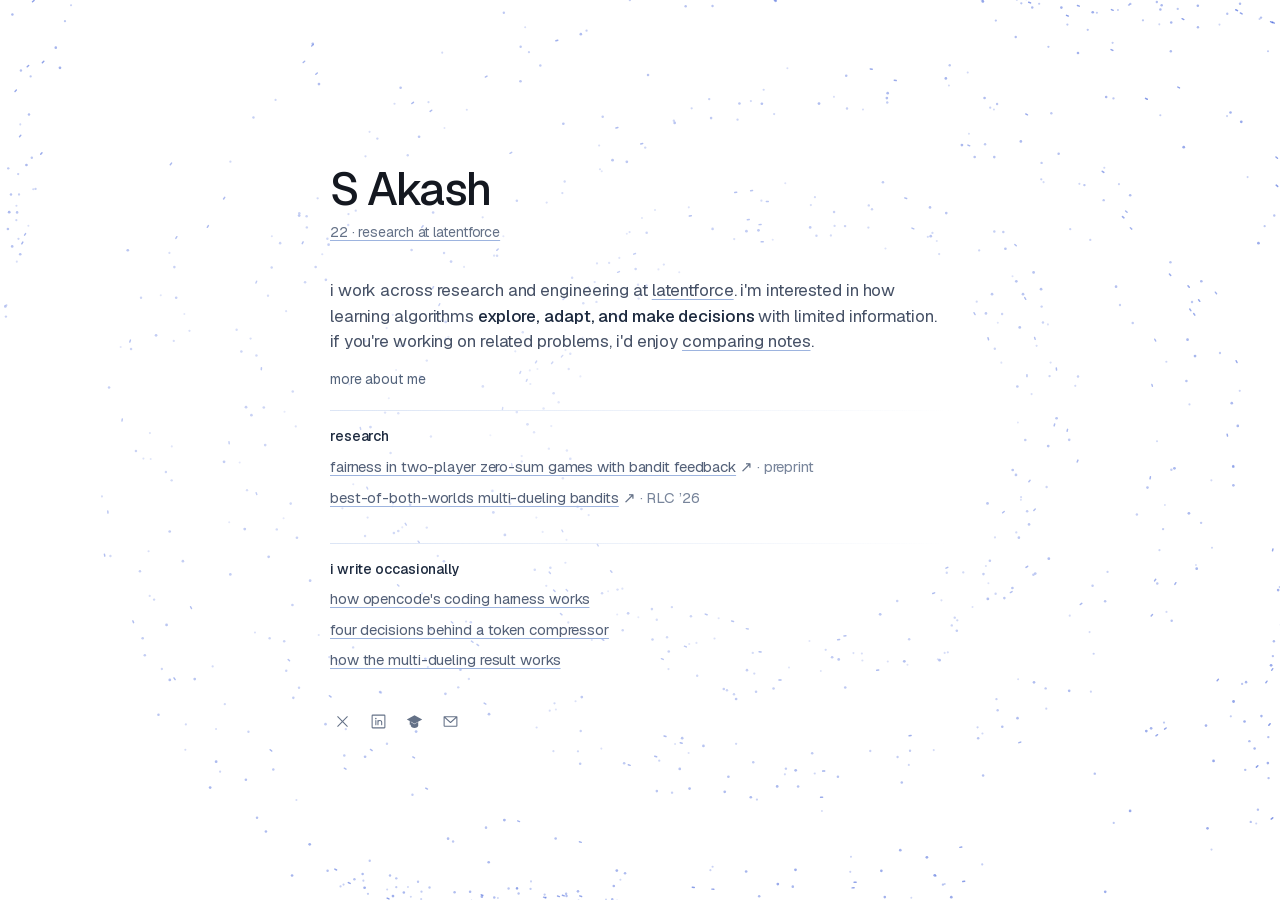
<file: index.html>
<!DOCTYPE html>
<html lang="en" class="orbital-light">
<head>
    <meta charset="UTF-8">
    <meta name="viewport" content="width=device-width, initial-scale=1">
    <title>S Akash</title>
    <meta name="author" content="S Akash">
    <meta name="description" content="S Akash works across research and engineering at LatentForce, with interests in learning algorithms, bandits, and sequential decision-making.">
    <meta name="theme-color" content="#ffffff">
    <link rel="canonical" href="https://akash1764591.github.io/">

    <meta property="og:title" content="S Akash">
    <meta property="og:description" content="Research and engineering at LatentForce, with interests in learning algorithms, bandits, and sequential decision-making.">
    <meta property="og:image" content="https://akash1764591.github.io/images/akash_profile.jpg">
    <meta property="og:image:width" content="640">
    <meta property="og:image:height" content="640">
    <meta property="og:image:alt" content="S Akash in Switzerland">
    <meta property="og:url" content="https://akash1764591.github.io/">
    <meta property="og:type" content="profile">
    <meta property="og:site_name" content="S Akash">
    <meta name="twitter:card" content="summary">
    <meta name="twitter:title" content="S Akash">
    <meta name="twitter:description" content="Research and engineering at LatentForce, with interests in learning algorithms, bandits, and sequential decision-making.">
    <meta name="twitter:image" content="https://akash1764591.github.io/images/akash_profile.jpg">
    <meta name="twitter:image:alt" content="S Akash in Switzerland">

    <link rel="icon" type="image/svg+xml" href="images/favicon.svg?v=6">
    <link rel="preload" href="fonts/geist-latin.woff2" as="font" type="font/woff2" crossorigin>
    <link rel="stylesheet" href="styles.css">
    <script>document.documentElement.classList.add('motion-ready');</script>

    <script type="application/ld+json">
    {
        "@context": "https://schema.org",
        "@type": "Person",
        "name": "S Akash",
        "url": "https://akash1764591.github.io/",
        "image": "https://akash1764591.github.io/images/akash_profile.jpg",
        "worksFor": { "@type": "Organization", "name": "LatentForce", "url": "https://www.latentforce.ai/" },
        "alumniOf": { "@type": "CollegeOrUniversity", "name": "Indian Institute of Technology Patna", "url": "https://www.iitp.ac.in/" },
        "sameAs": [
            "https://x.com/akashargmax",
            "https://scholar.google.com/citations?user=j8UvD20AAAAJ",
            "https://github.com/akash1764591",
            "https://www.linkedin.com/in/akash-s-473781263/"
        ]
    }
    </script>
</head>

<body>
    <a class="skip-link" href="#main-content">skip to main content</a>

    <main class="home-page" id="main-content">
        <canvas class="orbital-field" aria-hidden="true"></canvas>
        <div class="home-grid">
            <section aria-labelledby="home-title">
                <h1 class="home-title" id="home-title">S Akash</h1>
                <p class="role"><a class="role-link" href="https://www.latentforce.ai/" target="_blank" rel="noopener noreferrer">22 · research at latentforce</a></p>

                <p class="lead">i work across research and engineering at <a href="https://www.latentforce.ai/" target="_blank" rel="noopener noreferrer">latentforce</a>. i'm interested in how learning algorithms <strong>explore, adapt, and make decisions</strong> with limited information. if you're working on related problems, i'd enjoy <a href="mailto:akash20041764591@gmail.com">comparing notes</a>.</p>

                <details class="read-more">
                    <summary><span class="more-label">more about me</span><span class="less-label">show less</span></summary>
                    <div class="read-more-copy">
                        <p>i studied electrical engineering at IIT Patna. i am interested in systems that have to act <strong>without seeing the full picture</strong>.</p>
                        <p>sometimes the missing information is a <strong>reward</strong>, sometimes it is another player&rsquo;s <strong>preference</strong>, and sometimes it is the small piece of a <strong>codebase</strong> needed to solve a task. during college, this led me to work on reinforcement learning.</p>
                        <p>my bachelor&rsquo;s thesis focused on learning algorithms for multi-dueling bandits, built around <strong><a href="blog/bobw-multi-dueling-bandits/">a simple reduction from multi-way winner feedback to ordinary duels</a></strong>. the problems i work on now look different, but the underlying question remains much the same: how can an agent find the right evidence and make a reliable decision from limited feedback?</p>
                    </div>
                </details>

                <div class="rule"></div>
                <h2 class="section-label">research</h2>
                <p class="research-item"><a href="https://arxiv.org/abs/2606.01159" target="_blank" rel="noopener noreferrer"><span class="research-title">fairness in two-player zero-sum games with bandit feedback</span> <span class="arrow">↗</span></a> <span class="paper-venue">· preprint</span></p>
                <p class="research-item"><a href="https://arxiv.org/abs/2603.18972" target="_blank" rel="noopener noreferrer"><span class="research-title">best-of-both-worlds multi-dueling bandits</span> <span class="arrow">↗</span></a> <span class="paper-venue">· RLC &rsquo;26</span></p>
            </section>

            <aside class="home-side">
                <section aria-labelledby="writing-label">
                    <h2 class="section-label" id="writing-label">i write occasionally</h2>
                    <p><a href="blog/how-opencode-v2-works/">how opencode's coding harness works</a></p>
                    <p><a href="blog/four-rules-token-compression/">four decisions behind a token compressor</a></p>
                    <p><a href="blog/bobw-multi-dueling-bandits/">how the multi-dueling result works</a></p>
                </section>
            </aside>

            <nav class="social-links" aria-label="Profile links">
                <a href="https://x.com/akashargmax" target="_blank" rel="noopener noreferrer" aria-label="S Akash on X">
                    <svg viewBox="0 0 256 256" aria-hidden="true"><path d="M205.66 194.34a8 8 0 0 1-11.32 11.32L128 139.31l-66.34 66.35a8 8 0 0 1-11.32-11.32L116.69 128 50.34 61.66a8 8 0 0 1 11.32-11.32L128 116.69l66.34-66.35a8 8 0 0 1 11.32 11.32L139.31 128Z"/></svg>
                </a>
                <a href="https://www.linkedin.com/in/akash-s-473781263/" target="_blank" rel="noopener noreferrer" aria-label="S Akash on LinkedIn">
                    <svg viewBox="0 0 256 256" aria-hidden="true"><path d="M216 24H40a16 16 0 0 0-16 16v176a16 16 0 0 0 16 16h176a16 16 0 0 0 16-16V40a16 16 0 0 0-16-16Zm0 192H40V40h176ZM96 112v64a8 8 0 0 1-16 0v-64a8 8 0 0 1 16 0Zm88 28v36a8 8 0 0 1-16 0v-36a20 20 0 0 0-40 0v36a8 8 0 0 1-16 0v-64a8 8 0 0 1 15.79-1.78A36 36 0 0 1 184 140ZM100 84a12 12 0 1 1-12-12 12 12 0 0 1 12 12Z"/></svg>
                </a>
                <a href="https://scholar.google.com/citations?user=j8UvD20AAAAJ" target="_blank" rel="noopener noreferrer" aria-label="S Akash on Google Scholar">
                    <svg viewBox="0 0 256 256" aria-hidden="true"><path d="M244 96 128 32 12 96l44 24v56h16v-47l56 31 116-64ZM72 137v55c0 18 25 32 56 32s56-14 56-32v-55l-56 31Z"/></svg>
                </a>
                <a href="mailto:akash20041764591@gmail.com" aria-label="Email S Akash">
                    <svg viewBox="0 0 256 256" aria-hidden="true"><path d="M224 48H32a8 8 0 0 0-8 8v136a16 16 0 0 0 16 16h176a16 16 0 0 0 16-16V56a8 8 0 0 0-8-8Zm-20.57 16L128 133.15 52.57 64ZM216 192H40V74.19l82.59 75.71a8 8 0 0 0 10.82 0L216 74.19Z"/></svg>
                </a>
            </nav>
        </div>
    </main>

    <script src="interactions.js" defer></script>
    <script src="orbital-background.js" defer></script>
</body>
</html>
</file>
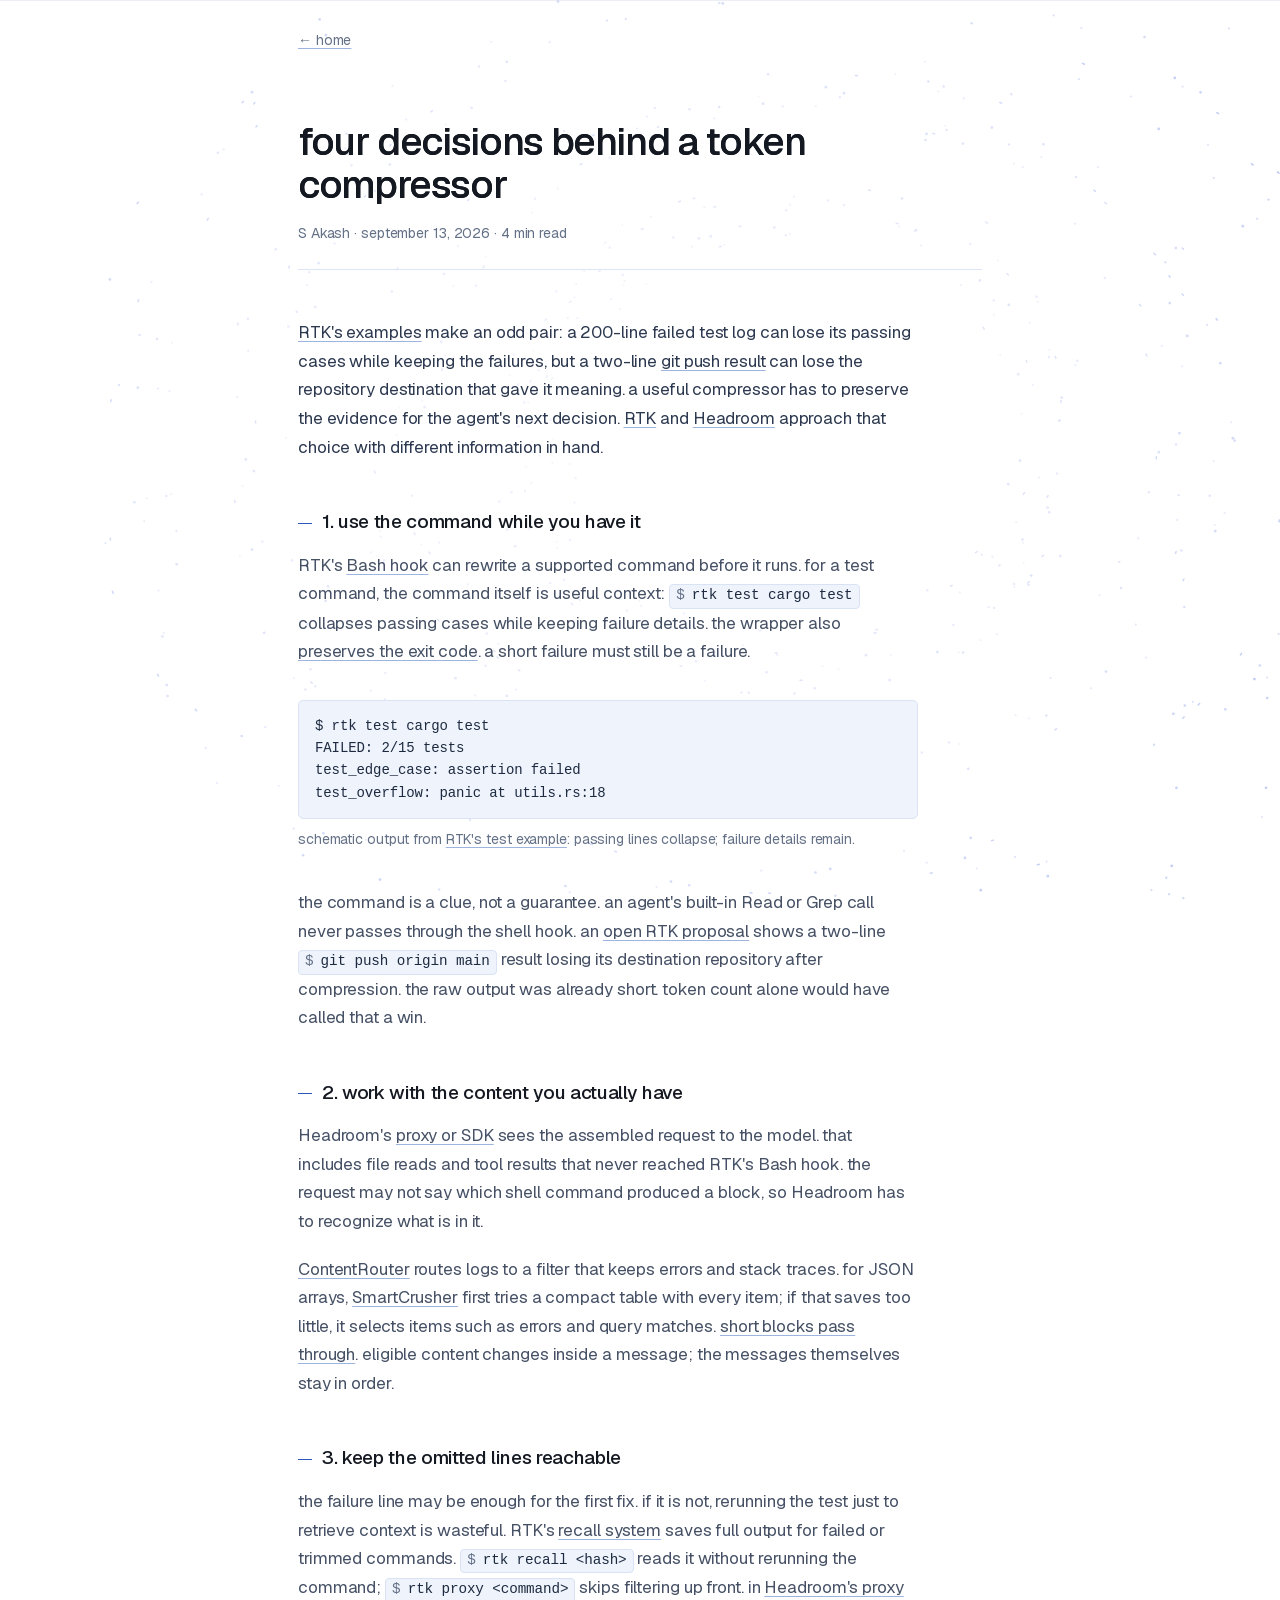
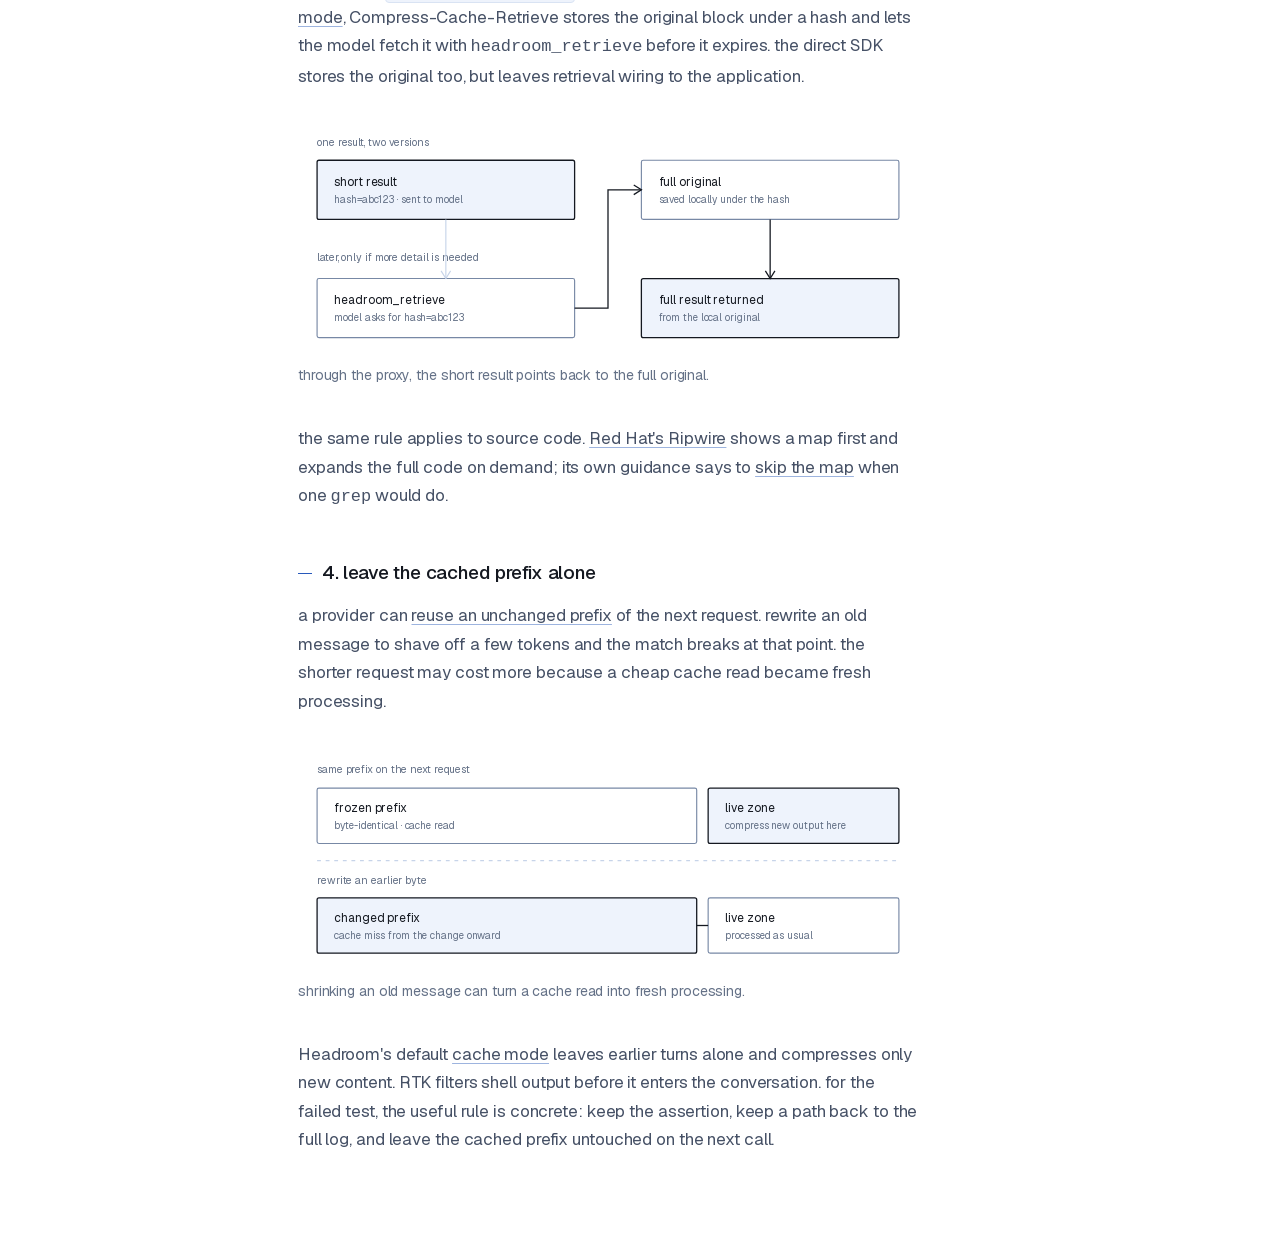
<file: blog/four-rules-token-compression/index.html>
<!DOCTYPE html>
<html lang="en" class="orbital-light article-page">
<head>
    <meta charset="UTF-8">
    <meta name="viewport" content="width=device-width, initial-scale=1">
    <title>Four Decisions Behind a Token Compressor · S Akash</title>
    <meta name="author" content="S Akash">
    <meta name="description" content="How RTK and Headroom shrink coding-agent inputs, preserve diagnostics, recover omitted detail, and account for prompt caching.">
    <meta name="theme-color" content="#ffffff">
    <link rel="canonical" href="https://akash1764591.github.io/blog/four-rules-token-compression/">

    <meta property="og:title" content="Four Decisions Behind a Token Compressor">
    <meta property="og:description" content="How RTK and Headroom shrink coding-agent inputs, preserve diagnostics, recover omitted detail, and account for prompt caching.">
    <meta property="og:type" content="article">
    <meta property="og:url" content="https://akash1764591.github.io/blog/four-rules-token-compression/">
    <meta property="article:published_time" content="2026-09-13">
    <meta name="twitter:card" content="summary">
    <meta name="twitter:title" content="Four Decisions Behind a Token Compressor">
    <meta name="twitter:description" content="How RTK and Headroom shrink coding-agent inputs, preserve diagnostics, recover omitted detail, and account for prompt caching.">

    <link rel="icon" type="image/svg+xml" href="../../images/favicon.svg?v=6">
    <link rel="preload" href="../../fonts/geist-latin.woff2" as="font" type="font/woff2" crossorigin>
    <link rel="stylesheet" href="../../styles.css">
    <script>document.documentElement.classList.add('motion-ready');</script>
</head>

<body>
    <a class="skip-link" href="#article">skip to article</a>
    <canvas class="orbital-field" aria-hidden="true"></canvas>

    <nav class="article-nav" aria-label="blog navigation">
        <a href="../../">← home</a>
    </nav>

    <main class="article-main" id="article">
        <header class="article-head">
            <h1 class="article-title">four decisions behind a token compressor</h1>
            <div class="article-meta">S Akash · september 13, 2026 · 4 min read</div>
        </header>

        <article class="article-body">
            <p class="intro"><a href="https://github.com/rtk-ai/rtk#examples" target="_blank" rel="noopener noreferrer">RTK's examples</a> make an odd pair: a 200-line failed test log can lose its passing cases while keeping the failures, but a two-line <a href="https://github.com/rtk-ai/rtk/issues/2673" target="_blank" rel="noopener noreferrer">git push result</a> can lose the repository destination that gave it meaning. a useful compressor has to preserve the evidence for the agent's next decision. <a href="https://github.com/rtk-ai/rtk" target="_blank" rel="noopener noreferrer">RTK</a> and <a href="https://github.com/headroomlabs-ai/headroom" target="_blank" rel="noopener noreferrer">Headroom</a> approach that choice with different information in hand.</p>

            <h2>1. use the command while you have it</h2>

            <p>RTK's <a href="https://github.com/rtk-ai/rtk#quick-start" target="_blank" rel="noopener noreferrer">Bash hook</a> can rewrite a supported command before it runs. for a test command, the command itself is useful context: <code class="terminal-command">rtk test cargo test</code> collapses passing cases while keeping failure details. the wrapper also <a href="https://github.com/rtk-ai/rtk/blob/develop/docs/contributing/ARCHITECTURE.md#design-principles" target="_blank" rel="noopener noreferrer">preserves the exit code</a>. a short failure must still be a failure.</p>

            <figure class="output-example">
                <pre class="terminal-output"><code>$ rtk test cargo test
FAILED: 2/15 tests
test_edge_case: assertion failed
test_overflow: panic at utils.rs:18</code></pre>
                <figcaption>schematic output from <a href="https://github.com/rtk-ai/rtk#examples" target="_blank" rel="noopener noreferrer">RTK's test example</a>: passing lines collapse; failure details remain.</figcaption>
            </figure>

            <p>the command is a clue, not a guarantee. an agent's built-in Read or Grep call never passes through the shell hook. an <a href="https://github.com/rtk-ai/rtk/issues/2673" target="_blank" rel="noopener noreferrer">open RTK proposal</a> shows a two-line <code class="terminal-command">git push origin main</code> result losing its destination repository after compression. the raw output was already short. token count alone would have called that a win.</p>

            <h2>2. work with the content you actually have</h2>

            <p>Headroom's <a href="https://docs.headroomlabs.ai/docs/architecture" target="_blank" rel="noopener noreferrer">proxy or SDK</a> sees the assembled request to the model. that includes file reads and tool results that never reached RTK's Bash hook. the request may not say which shell command produced a block, so Headroom has to recognize what is in it.</p>

            <p><a href="https://docs.headroomlabs.ai/docs/architecture#contentrouter" target="_blank" rel="noopener noreferrer">ContentRouter</a> routes logs to a filter that keeps errors and stack traces. for JSON arrays, <a href="https://docs.headroomlabs.ai/docs/smart-crusher" target="_blank" rel="noopener noreferrer">SmartCrusher</a> first tries a compact table with every item; if that saves too little, it selects items such as errors and query matches. <a href="https://docs.headroomlabs.ai/docs/architecture#what-headroom-does-not-rewrite" target="_blank" rel="noopener noreferrer">short blocks pass through</a>. eligible content changes inside a message; the messages themselves stay in order.</p>

            <h2>3. keep the omitted lines reachable</h2>

            <p>the failure line may be enough for the first fix. if it is not, rerunning the test just to retrieve context is wasteful. RTK's <a href="https://github.com/rtk-ai/rtk/blob/develop/docs/contributing/TECHNICAL.md#37-output-recovery-recall-store" target="_blank" rel="noopener noreferrer">recall system</a> saves full output for failed or trimmed commands. <code class="terminal-command">rtk recall &lt;hash&gt;</code> reads it without rerunning the command; <code class="terminal-command">rtk proxy &lt;command&gt;</code> skips filtering up front. in <a href="https://github.com/headroomlabs-ai/headroom/blob/main/docs/content/docs/ccr.mdx#retrieving-originals" target="_blank" rel="noopener noreferrer">Headroom's proxy mode</a>, Compress-Cache-Retrieve stores the original block under a hash and lets the model fetch it with <code>headroom_retrieve</code> before it expires. the direct SDK stores the original too, but leaves retrieval wiring to the application.</p>

            <figure>
                <svg class="diagram" viewBox="0 0 650 242" role="img" aria-labelledby="ccr-title ccr-desc">
                    <title id="ccr-title">Headroom proxy's compress, cache, retrieve path</title>
                    <desc id="ccr-desc">In proxy mode, one tool result becomes a short version with a hash marker for the model and a full original saved locally. If the model needs more detail, it calls headroom_retrieve with that hash, and the full result returns from the local store.</desc>
                    <text class="muted" x="20" y="23" font-size="11">one result, two versions</text>
                    <rect class="accent-node" x="20" y="38" width="270" height="62" rx="2"></rect>
                    <text class="ink" x="38" y="65" font-size="12.5">short result</text>
                    <text class="muted" x="38" y="83" font-size="10.5">hash=abc123 · sent to model</text>
                    <rect class="node" x="360" y="38" width="270" height="62" rx="2"></rect>
                    <text class="ink" x="378" y="65" font-size="12.5">full original</text>
                    <text class="muted" x="378" y="83" font-size="10.5">saved locally under the hash</text>
                    <text class="muted" x="20" y="144" font-size="11">later, only if more detail is needed</text>
                    <rect class="node" x="20" y="162" width="270" height="62" rx="2"></rect>
                    <text class="ink" x="38" y="189" font-size="12.5">headroom_retrieve</text>
                    <text class="muted" x="38" y="207" font-size="10.5">model asks for hash=abc123</text>
                    <rect class="accent-node" x="360" y="162" width="270" height="62" rx="2"></rect>
                    <text class="ink" x="378" y="189" font-size="12.5">full result returned</text>
                    <text class="muted" x="378" y="207" font-size="10.5">from the local original</text>
                    <path class="faint-line" d="M155 100 V162"></path>
                    <path class="faint-line" d="M150 154 L155 162 L160 154"></path>
                    <path class="accent-line" d="M290 193 H325 V69 H360"></path>
                    <path class="accent-line" d="M352 64 L360 69 L352 74"></path>
                    <path class="accent-line" d="M495 100 V162"></path>
                    <path class="accent-line" d="M490 154 L495 162 L500 154"></path>
                </svg>
                <figcaption>through the proxy, the short result points back to the full original.</figcaption>
            </figure>

            <p>the same rule applies to source code. <a href="https://github.com/redhat-et/ripwire" target="_blank" rel="noopener noreferrer">Red Hat's Ripwire</a> shows a map first and expands the full code on demand; its own guidance says to <a href="https://github.com/redhat-et/ripwire#where-it-pays-most-and-where-it-does-not" target="_blank" rel="noopener noreferrer">skip the map</a> when one <code>grep</code> would do.</p>

            <h2>4. leave the cached prefix alone</h2>

            <p>a provider can <a href="https://platform.claude.com/docs/en/build-with-claude/prompt-caching" target="_blank" rel="noopener noreferrer">reuse an unchanged prefix</a> of the next request. rewrite an old message to shave off a few tokens and the match breaks at that point. the shorter request may cost more because a cheap cache read became fresh processing.</p>

            <figure>
                <svg class="diagram" viewBox="0 0 650 232" role="img" aria-labelledby="prefix-title prefix-desc">
                    <title id="prefix-title">a frozen prefix beside a live compression zone</title>
                    <desc id="prefix-desc">on a repeated request, an unchanged prefix can be read from cache while the live zone is processed. rewriting an earlier byte breaks the match and makes the changed prefix and everything after it uncached.</desc>
                    <text class="muted" x="20" y="24" font-size="11">same prefix on the next request</text>
                    <rect class="node" x="20" y="40" width="398" height="58" rx="2"></rect>
                    <text class="ink" x="38" y="65" font-size="12.5">frozen prefix</text>
                    <text class="muted" x="38" y="83" font-size="10.5">byte-identical · cache read</text>
                    <rect class="accent-node" x="430" y="40" width="200" height="58" rx="2"></rect>
                    <text class="ink" x="448" y="65" font-size="12.5">live zone</text>
                    <text class="muted" x="448" y="83" font-size="10.5">compress new output here</text>
                    <path class="faint-line dashed" d="M20 116 H630"></path>
                    <text class="muted" x="20" y="140" font-size="11">rewrite an earlier byte</text>
                    <rect class="accent-node" x="20" y="155" width="398" height="58" rx="2"></rect>
                    <text class="ink" x="38" y="180" font-size="12.5">changed prefix</text>
                    <text class="muted" x="38" y="198" font-size="10.5">cache miss from the change onward</text>
                    <rect class="node" x="430" y="155" width="200" height="58" rx="2"></rect>
                    <text class="ink" x="448" y="180" font-size="12.5">live zone</text>
                    <text class="muted" x="448" y="198" font-size="10.5">processed as usual</text>
                    <path class="accent-line" d="M418 184 H430"></path>
                </svg>
                <figcaption>shrinking an old message can turn a cache read into fresh processing.</figcaption>
            </figure>

            <p>Headroom's default <a href="https://docs.headroomlabs.ai/docs/architecture#compression-modes-and-provider-caches" target="_blank" rel="noopener noreferrer">cache mode</a> leaves earlier turns alone and compresses only new content. RTK filters shell output before it enters the conversation. for the failed test, the useful rule is concrete: keep the assertion, keep a path back to the full log, and leave the cached prefix untouched on the next call.</p>
        </article>
    </main>

    <script src="../../interactions.js" defer></script>
    <script src="../../orbital-background.js" defer></script>
</body>
</html>
</file>
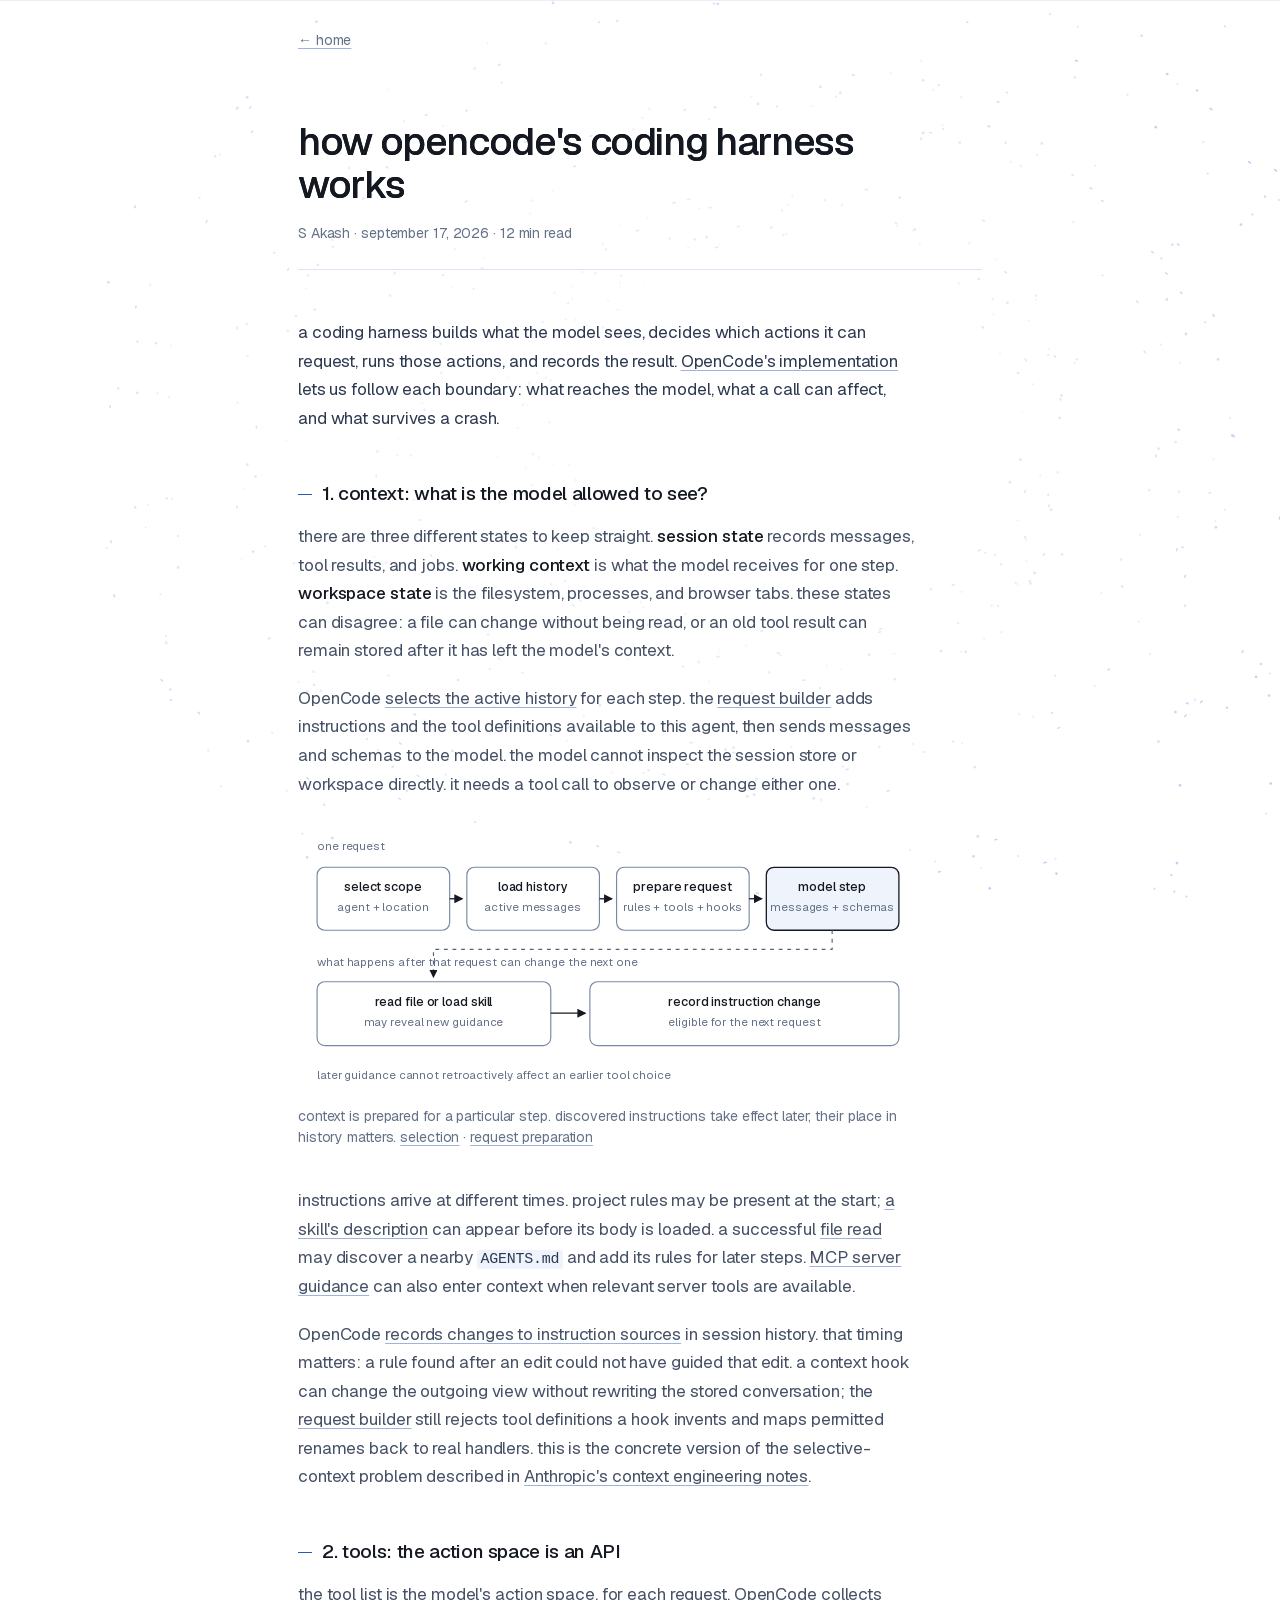
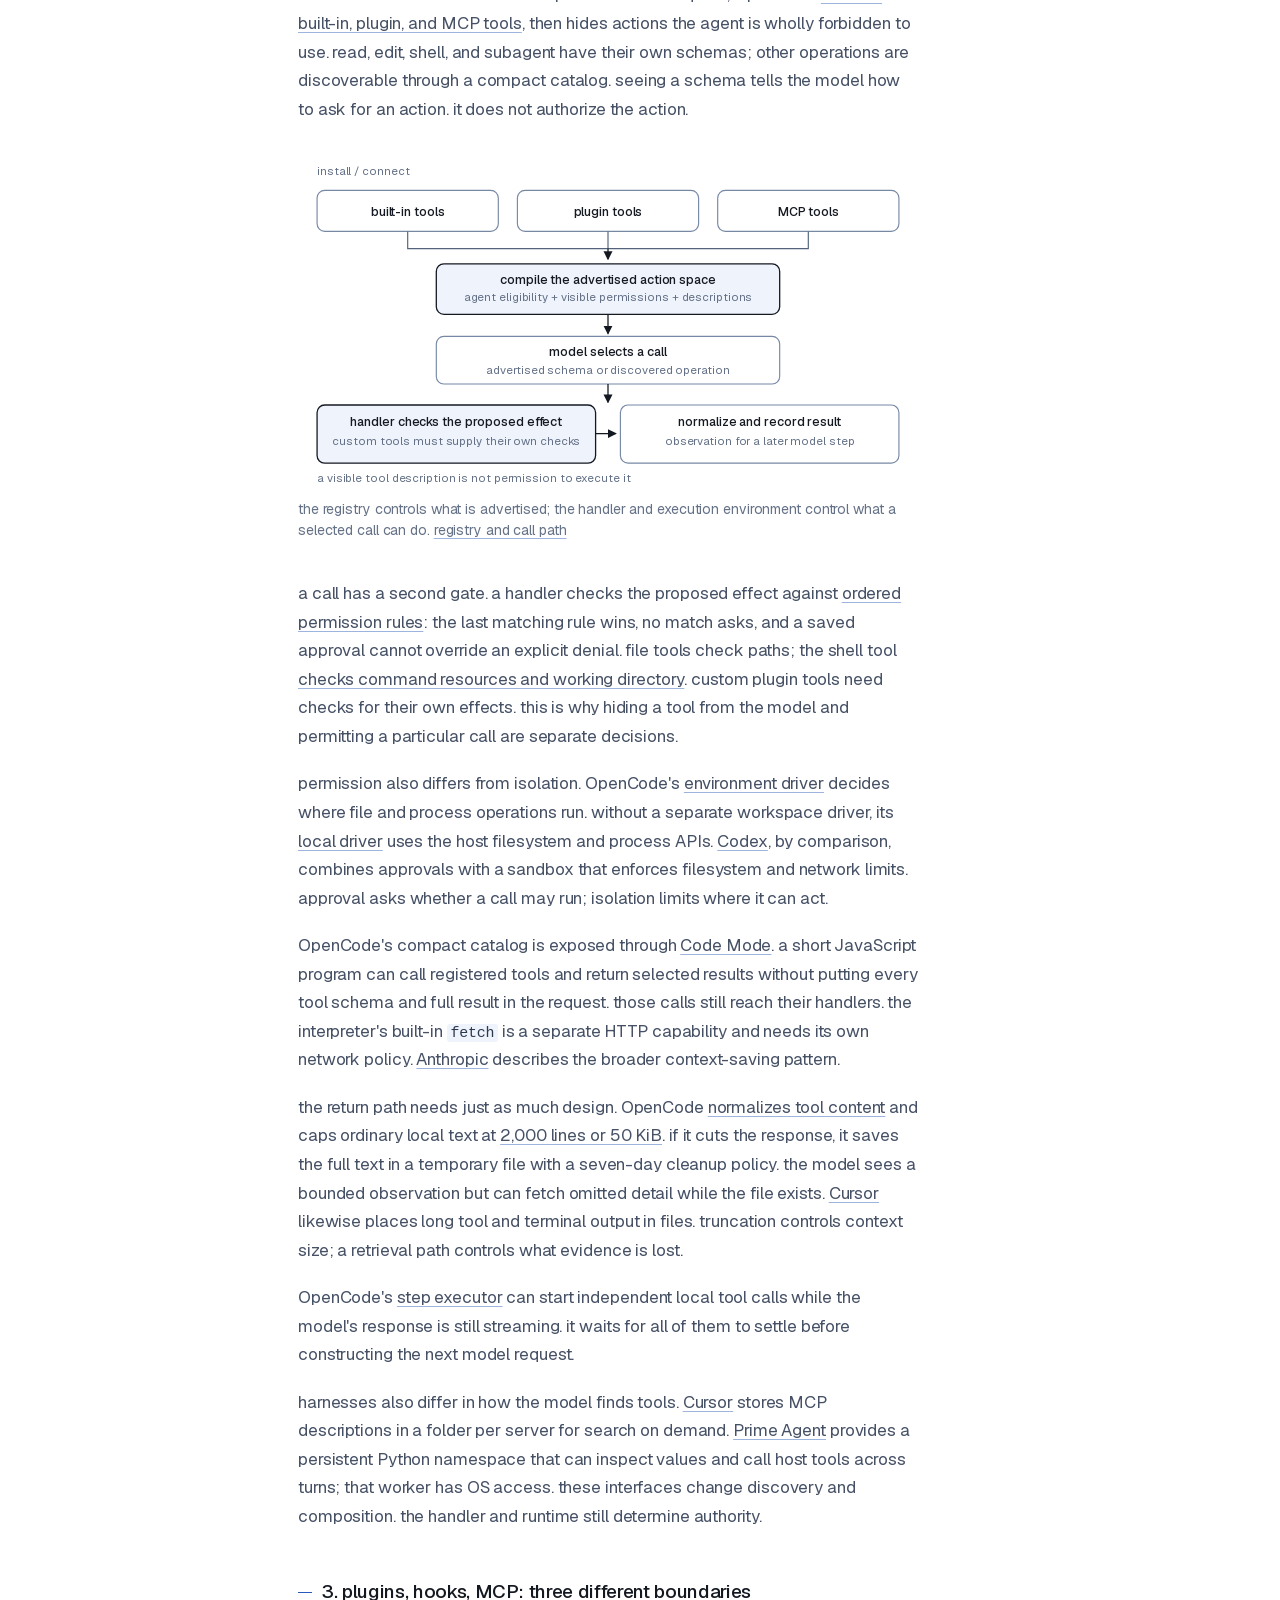
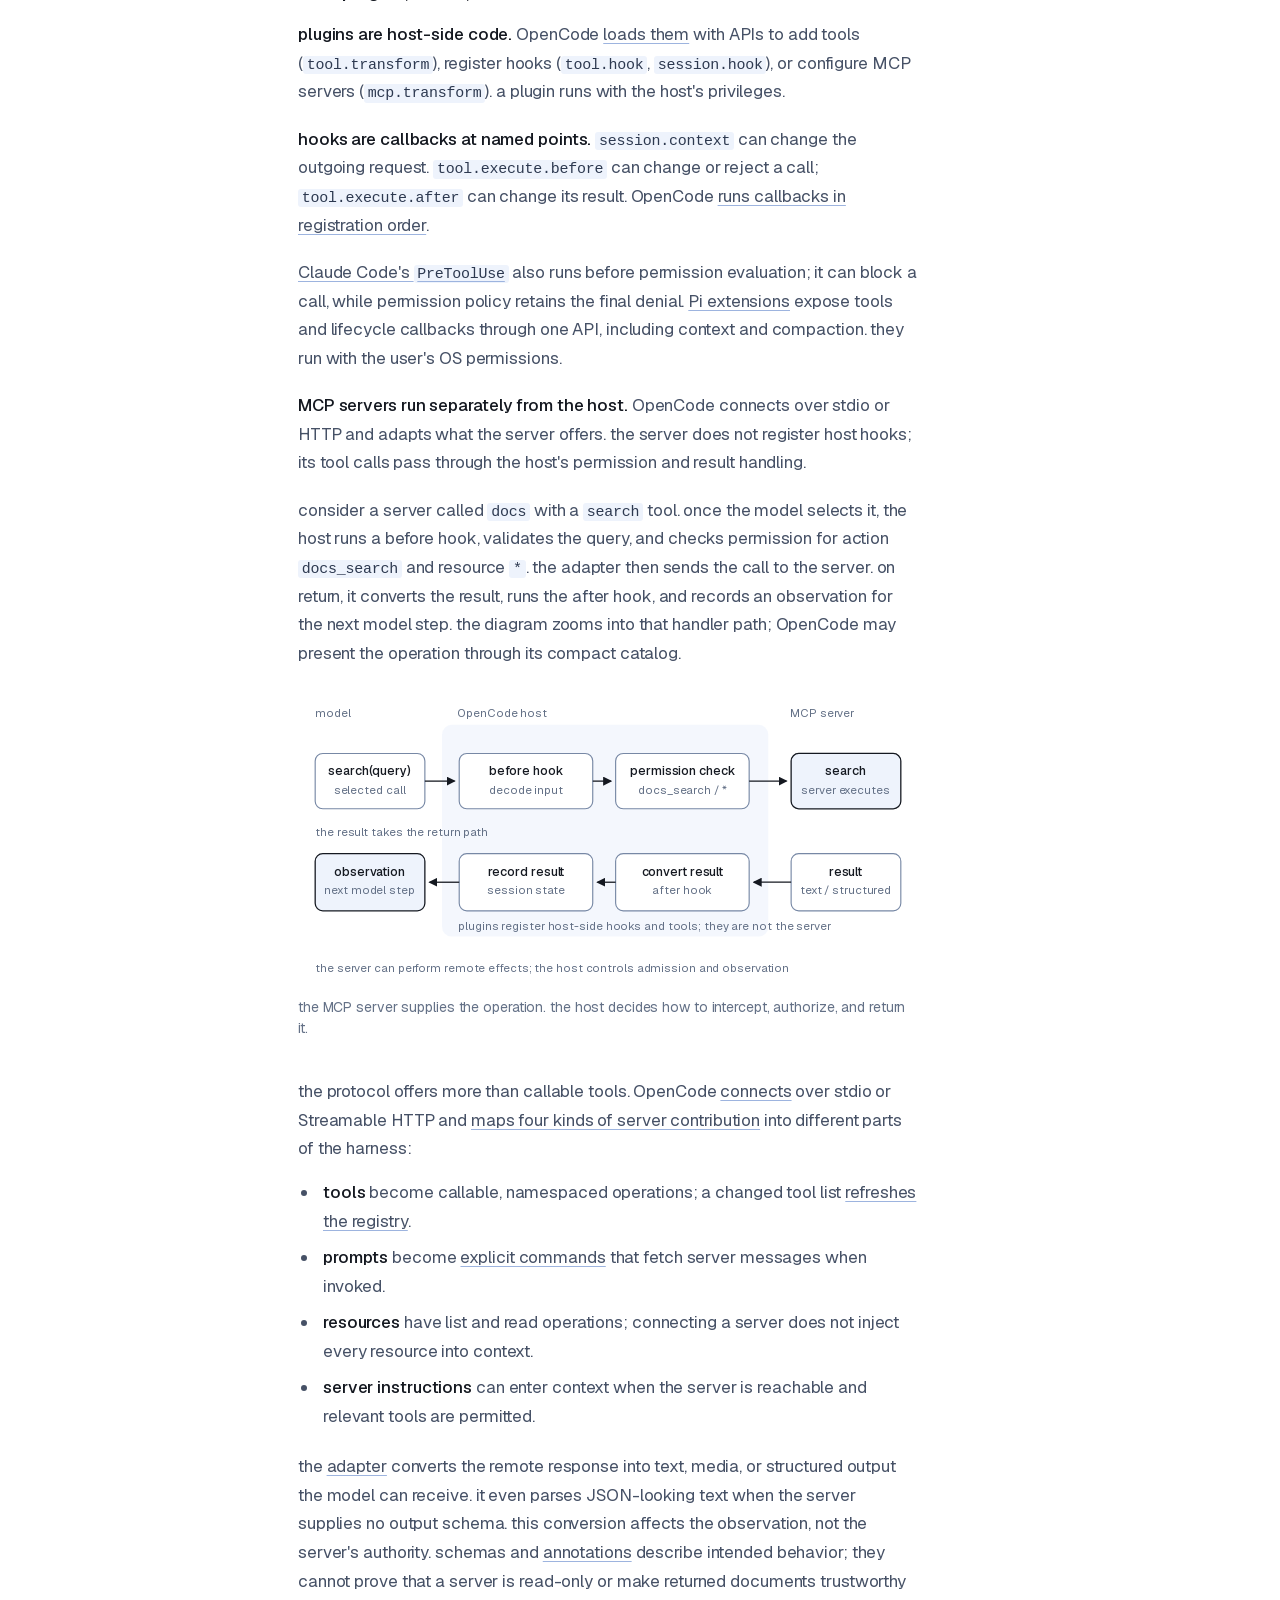
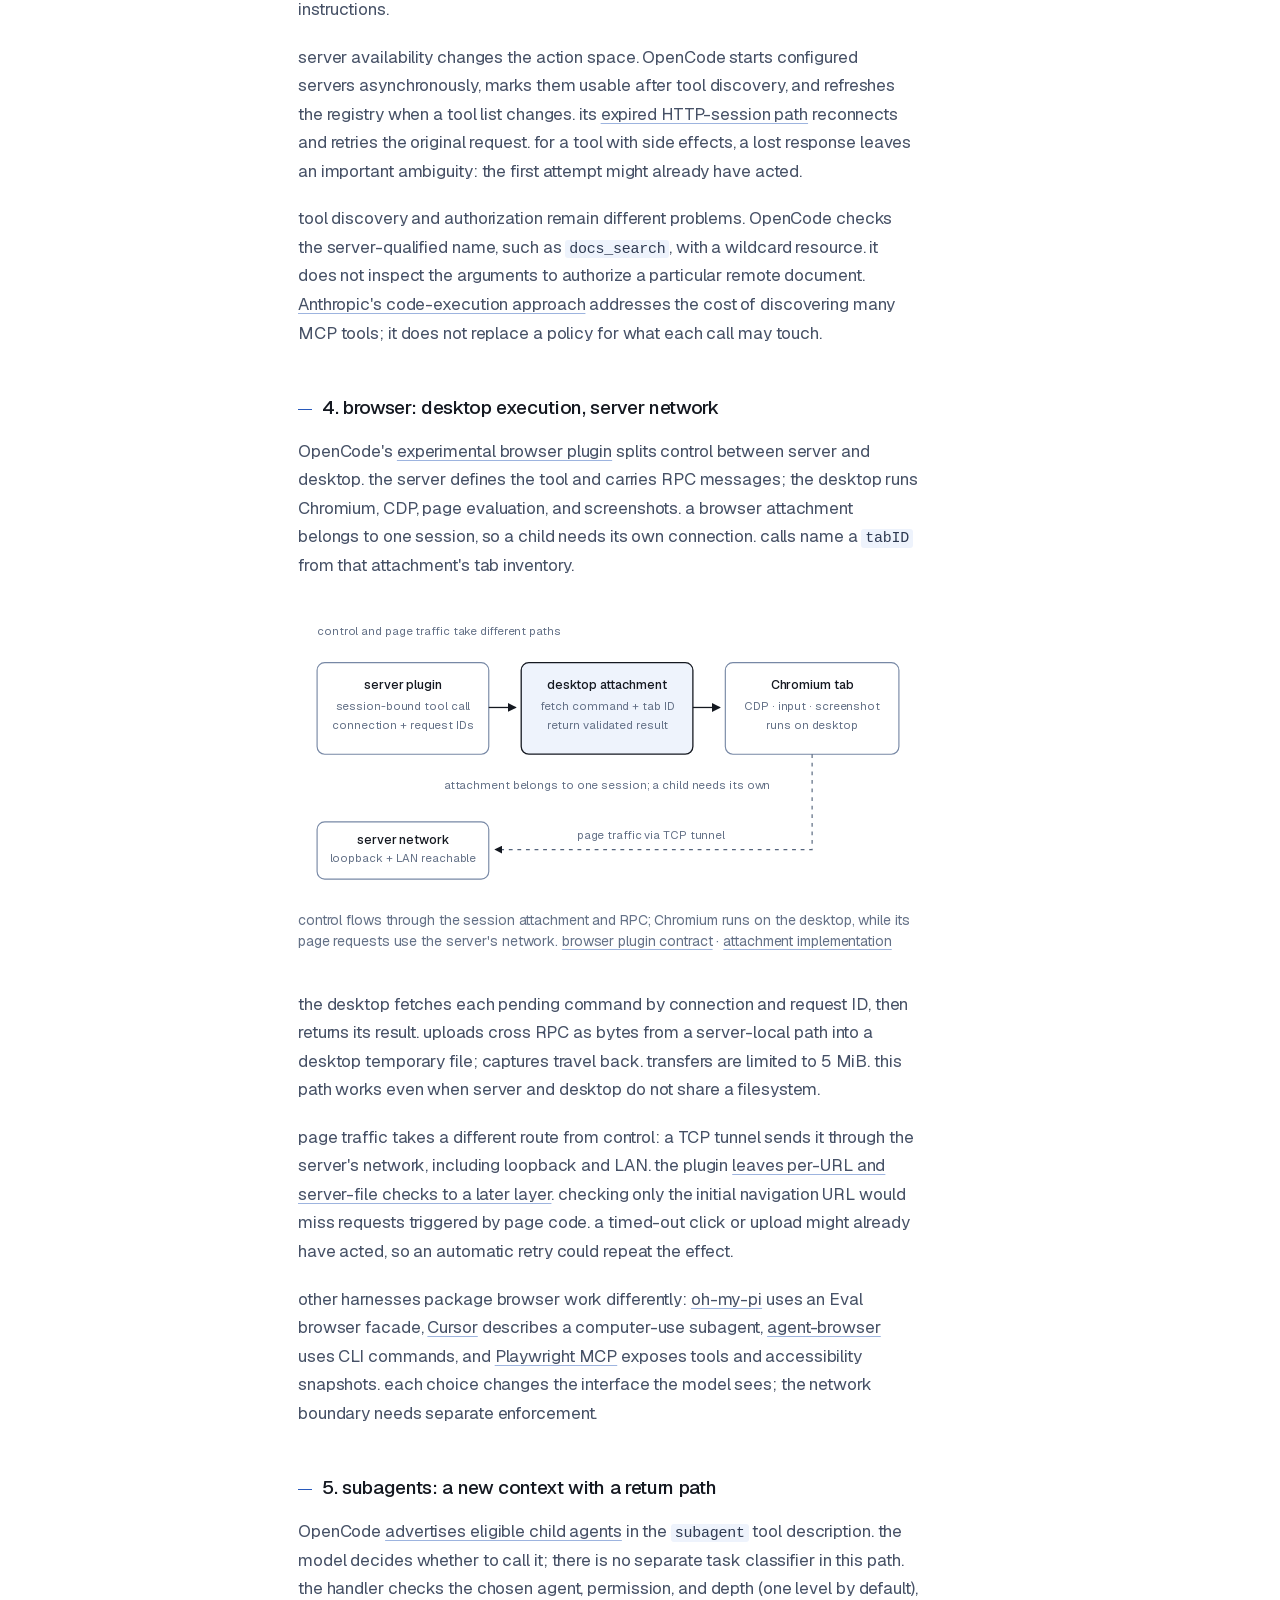
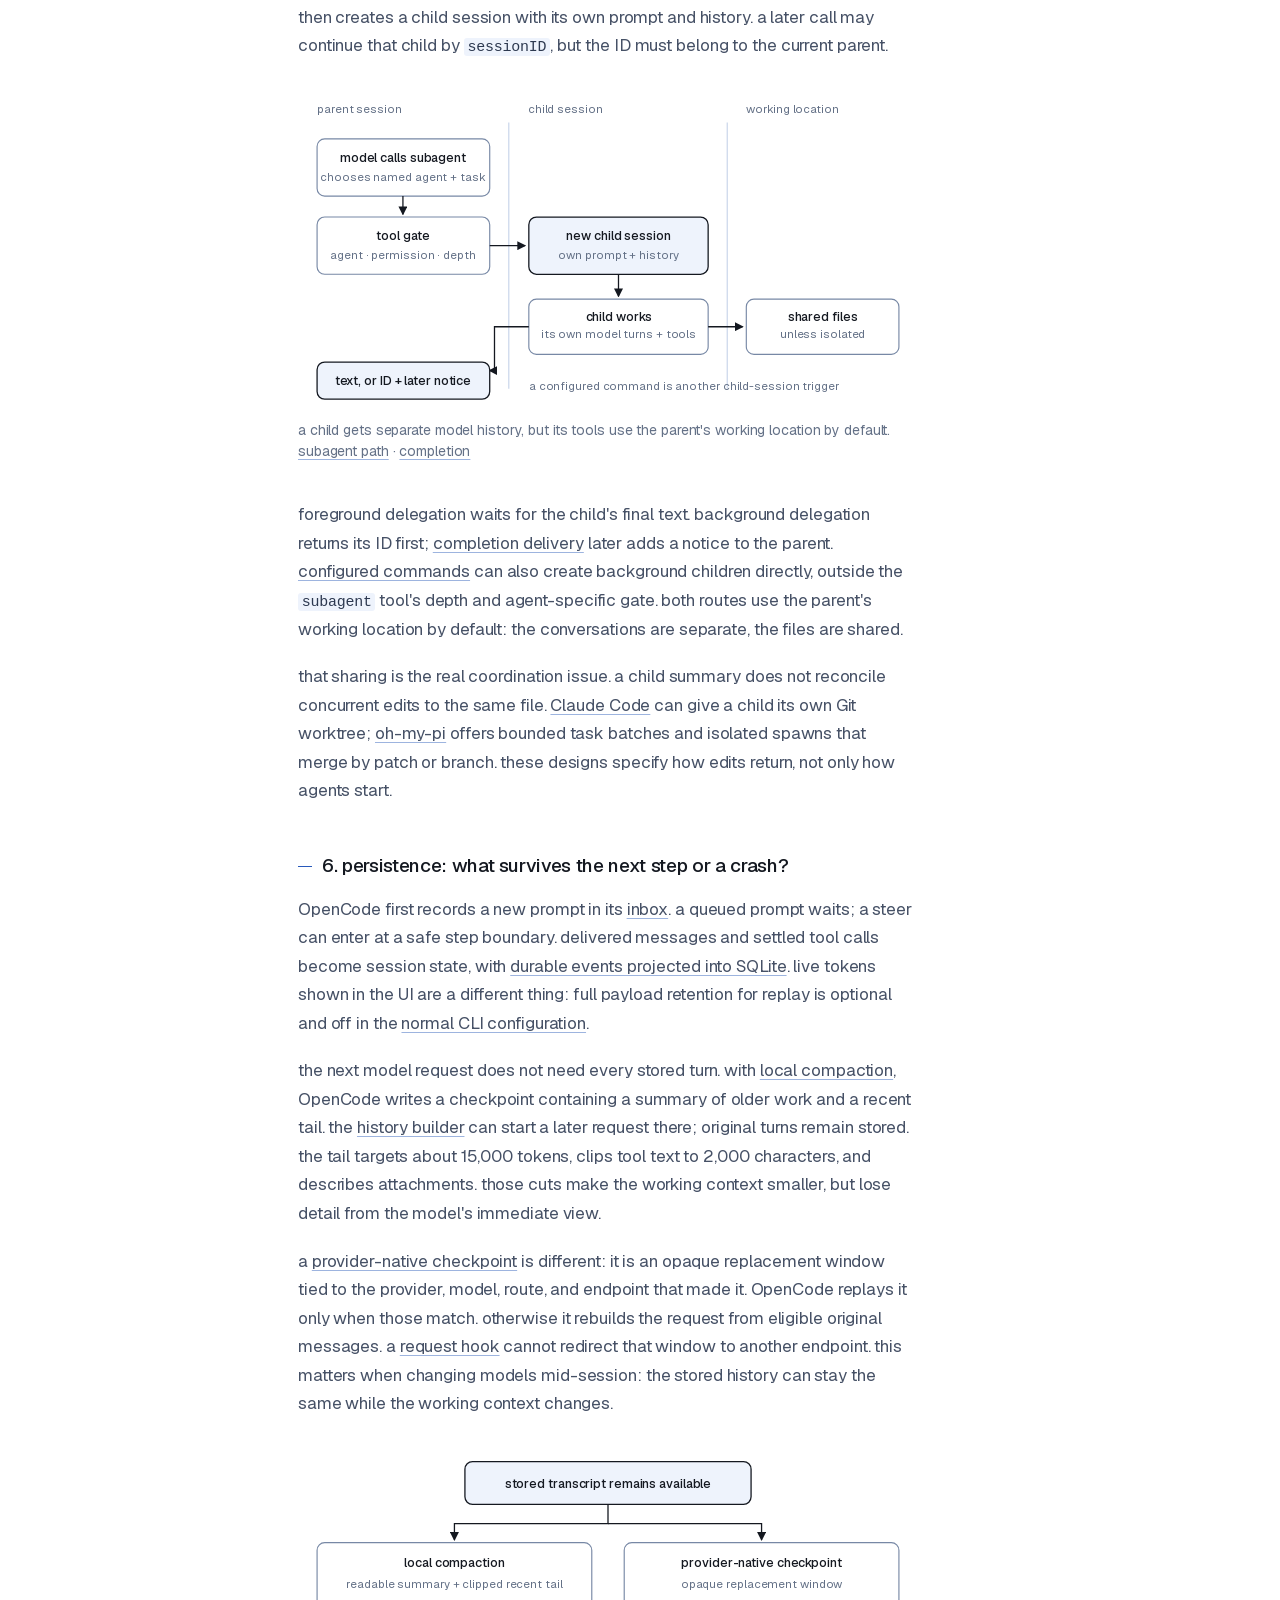
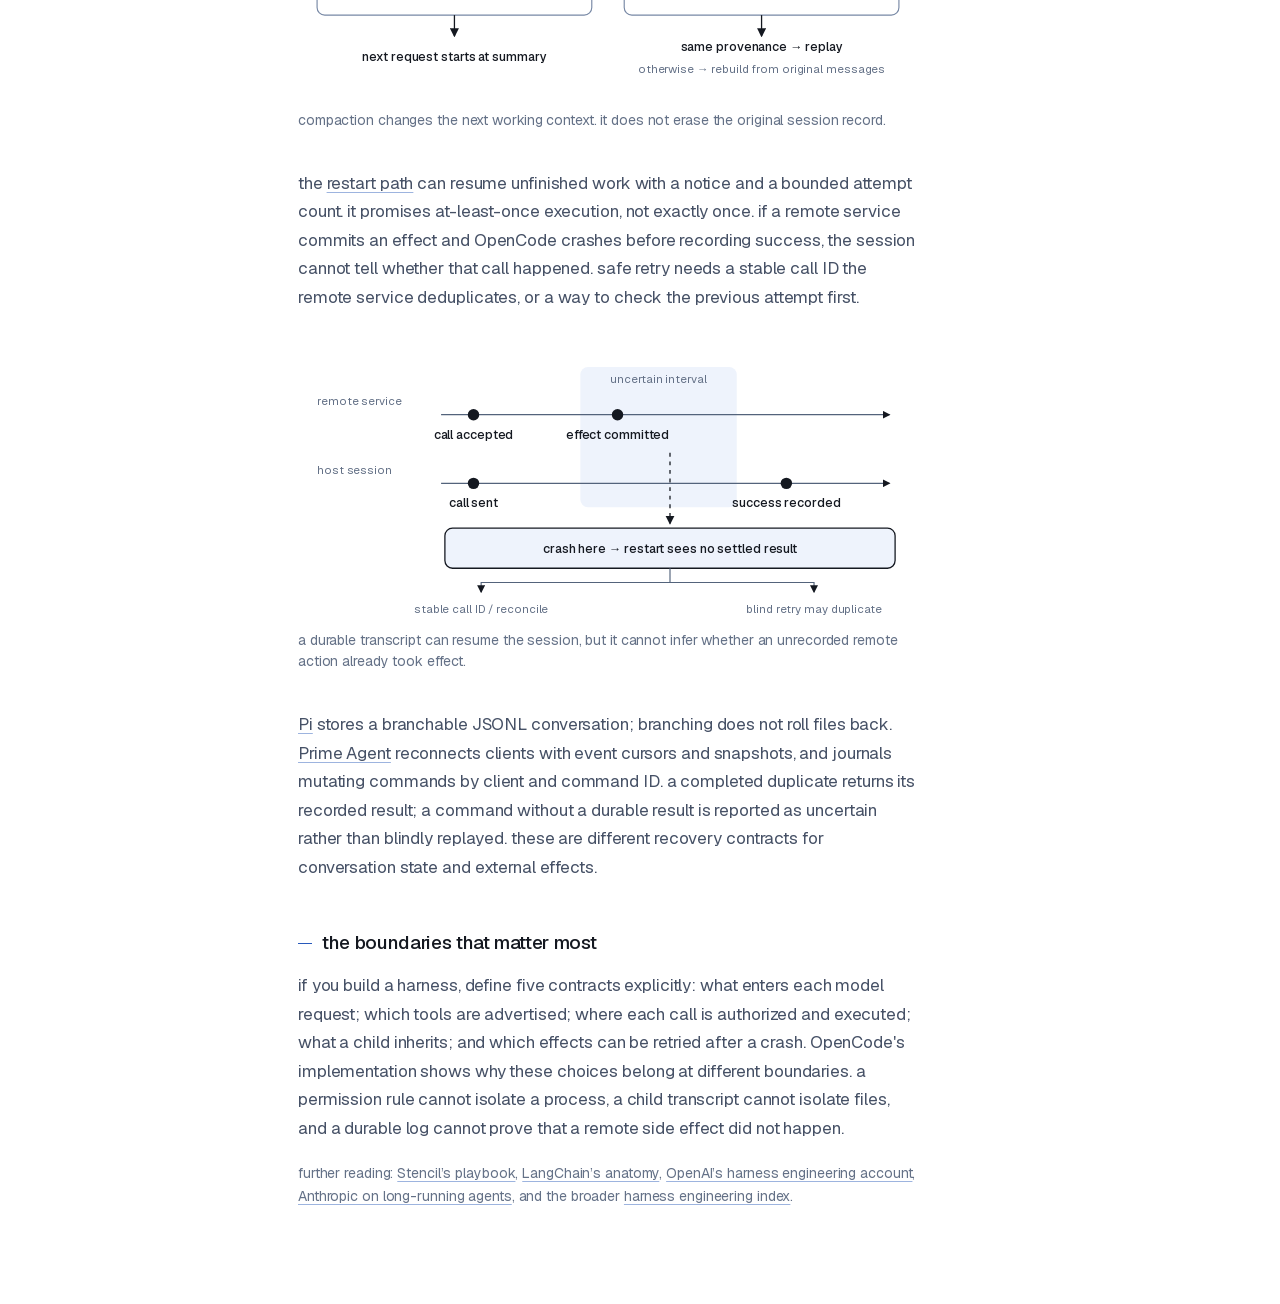
<file: blog/how-opencode-v2-works/index.html>
<!DOCTYPE html>
<html lang="en" class="orbital-light article-page">
<head>
    <meta charset="UTF-8">
    <meta name="viewport" content="width=device-width, initial-scale=1">
    <title>How OpenCode's Coding Harness Works · S Akash</title>
    <meta name="author" content="S Akash">
    <meta name="description" content="A source-level guide to coding harness design through OpenCode: context, tools, plugins, hooks, MCP, browser, permissions, subagents, and persistence.">
    <meta name="theme-color" content="#ffffff">
    <link rel="canonical" href="https://akash1764591.github.io/blog/how-opencode-v2-works/">
    <meta property="og:title" content="How OpenCode's Coding Harness Works">
    <meta property="og:description" content="How a coding harness is assembled, where OpenCode draws its boundaries, and how other harnesses make different choices.">
    <meta property="og:type" content="article">
    <meta property="og:url" content="https://akash1764591.github.io/blog/how-opencode-v2-works/">
    <meta property="article:published_time" content="2026-09-17">
    <meta name="twitter:card" content="summary">
    <meta name="twitter:title" content="How OpenCode's Coding Harness Works">
    <meta name="twitter:description" content="A source-level guide to context, tools, plugins, hooks, MCP, browser, permissions, subagents, and state in a coding harness.">
    <link rel="icon" type="image/svg+xml" href="../../images/favicon.svg?v=6">
    <link rel="preload" href="../../fonts/geist-latin.woff2" as="font" type="font/woff2" crossorigin>
    <link rel="stylesheet" href="../../styles.css">
    <style>
        .article-body .diagram .muted { fill: var(--body); }
        .article-body .diagram-strong text { font-size: 12px; }
        .article-body .diagram-strong .ink { font-size: 13px; font-weight: 500; }
        .article-body .diagram-strong .muted { font-size: 12px; fill: var(--muted); }
        .article-body .mechanism-list { max-width: 620px; margin: -4px 0 22px; padding-left: 21px; }
        .article-body .mechanism-list li { margin: 0 0 8px; padding-left: 4px; }
        .article-body p code:not(.terminal-command),
        .article-body figcaption code {
            font: 500 .88em/1.25 ui-monospace, SFMono-Regular, Consolas, monospace;
            letter-spacing: -.015em;
            color: var(--body-strong);
            background: var(--surface-2);
            border-radius: 3px;
            padding: .08em .25em;
        }
        .article-body .source-note { color: var(--muted); font-size: 14px; }
        .article-body .source-note code { font-size: .94em; }
        @media (max-width: 680px) { .article-body .diagram { min-width: 650px; } }
    </style>
    <script>document.documentElement.classList.add('motion-ready');</script>
</head>
<body>
    <a class="skip-link" href="#article">skip to article</a>
    <canvas class="orbital-field" aria-hidden="true"></canvas>
    <nav class="article-nav" aria-label="blog navigation">
        <a href="../../">← home</a>
    </nav>
    <main class="article-main" id="article">
        <header class="article-head">
            <h1 class="article-title">how opencode's coding harness works</h1>
            <div class="article-meta">S Akash · september 17, 2026 · 12 min read</div>
        </header>
        <article class="article-body">
            <p class="intro">a coding harness builds what the model sees, decides which actions it can request, runs those actions, and records the result. <a href="https://github.com/anomalyco/opencode/tree/7689c3654ed979ca70c838383a518bfb761645ca" target="_blank" rel="noopener noreferrer">OpenCode's implementation</a> lets us follow each boundary: what reaches the model, what a call can affect, and what survives a crash.</p>

            <h2>1. context: what is the model allowed to see?</h2>

            <p>there are three different states to keep straight. <strong>session state</strong> records messages, tool results, and jobs. <strong>working context</strong> is what the model receives for one step. <strong>workspace state</strong> is the filesystem, processes, and browser tabs. these states can disagree: a file can change without being read, or an old tool result can remain stored after it has left the model's context.</p>

            <p>OpenCode <a href="https://github.com/anomalyco/opencode/blob/7689c3654ed979ca70c838383a518bfb761645ca/packages/core/src/session/context.ts" target="_blank" rel="noopener noreferrer">selects the active history</a> for each step. the <a href="https://github.com/anomalyco/opencode/blob/7689c3654ed979ca70c838383a518bfb761645ca/packages/core/src/session/model-request.ts" target="_blank" rel="noopener noreferrer">request builder</a> adds instructions and the tool definitions available to this agent, then sends messages and schemas to the model. the model cannot inspect the session store or workspace directly. it needs a tool call to observe or change either one.</p>

            <figure>
                <svg class="diagram diagram-strong" viewBox="0 0 650 277" role="img" aria-labelledby="request-title request-desc">
                    <title id="request-title">How a model view is prepared, including later instructions</title>
                    <desc id="request-desc">For one model step, OpenCode selects agent and location, loads active history, combines instructions and admitted tool definitions, applies request hooks, and sends messages and schemas to the model. A later file read or skill load can discover new instruction text. That text enters durable state and can affect the next request, not the request that preceded its discovery.</desc>
                    <defs><marker id="context-arrow" markerWidth="7" markerHeight="7" refX="6" refY="3.5" orient="auto"><path d="M0 0 L7 3.5 L0 7 Z" fill="var(--ink)"></path></marker></defs>
                    <text class="muted" x="20" y="19">one request</text>
                    <rect class="node" x="20" y="37" width="139" height="66" rx="8"></rect>
                    <text class="ink" x="89" y="62" text-anchor="middle">select scope</text>
                    <text class="muted" x="89" y="83" text-anchor="middle">agent + location</text>
                    <rect class="node" x="177" y="37" width="139" height="66" rx="8"></rect>
                    <text class="ink" x="246" y="62" text-anchor="middle">load history</text>
                    <text class="muted" x="246" y="83" text-anchor="middle">active messages</text>
                    <rect class="node" x="334" y="37" width="139" height="66" rx="8"></rect>
                    <text class="ink" x="403" y="62" text-anchor="middle">prepare request</text>
                    <text class="muted" x="403" y="83" text-anchor="middle">rules + tools + hooks</text>
                    <rect class="accent-node" x="491" y="37" width="139" height="66" rx="8"></rect>
                    <text class="ink" x="560" y="62" text-anchor="middle">model step</text>
                    <text class="muted" x="560" y="83" text-anchor="middle">messages + schemas</text>
                    <path class="accent-line" d="M159 70 H172" marker-end="url(#context-arrow)"></path>
                    <path class="accent-line" d="M316 70 H329" marker-end="url(#context-arrow)"></path>
                    <path class="accent-line" d="M473 70 H486" marker-end="url(#context-arrow)"></path>
                    <text class="muted" x="20" y="140">what happens after that request can change the next one</text>
                    <rect class="node" x="20" y="157" width="245" height="67" rx="8"></rect>
                    <text class="ink" x="142" y="182" text-anchor="middle">read file or load skill</text>
                    <text class="muted" x="142" y="203" text-anchor="middle">may reveal new guidance</text>
                    <rect class="node" x="306" y="157" width="324" height="67" rx="8"></rect>
                    <text class="ink" x="468" y="182" text-anchor="middle">record instruction change</text>
                    <text class="muted" x="468" y="203" text-anchor="middle">eligible for the next request</text>
                    <path class="accent-line" d="M265 190 H301" marker-end="url(#context-arrow)"></path>
                    <path class="line dashed" d="M560 103 V123 H142 V152" marker-end="url(#context-arrow)"></path>
                    <text class="muted" x="20" y="259">later guidance cannot retroactively affect an earlier tool choice</text>
                </svg>
                <figcaption>context is prepared for a particular step. discovered instructions take effect later; their place in history matters. <a href="https://github.com/anomalyco/opencode/blob/7689c3654ed979ca70c838383a518bfb761645ca/packages/core/src/session/context.ts" target="_blank" rel="noopener noreferrer">selection</a> · <a href="https://github.com/anomalyco/opencode/blob/7689c3654ed979ca70c838383a518bfb761645ca/packages/core/src/session/model-request.ts" target="_blank" rel="noopener noreferrer">request preparation</a></figcaption>
            </figure>

            <p>instructions arrive at different times. project rules may be present at the start; <a href="https://github.com/anomalyco/opencode/blob/7689c3654ed979ca70c838383a518bfb761645ca/packages/core/src/skill/instructions.ts" target="_blank" rel="noopener noreferrer">a skill's description</a> can appear before its body is loaded. a successful <a href="https://github.com/anomalyco/opencode/blob/7689c3654ed979ca70c838383a518bfb761645ca/packages/core/src/tool/plugin/read.ts" target="_blank" rel="noopener noreferrer">file read</a> may discover a nearby <code>AGENTS.md</code> and add its rules for later steps. <a href="https://github.com/anomalyco/opencode/blob/7689c3654ed979ca70c838383a518bfb761645ca/packages/core/src/mcp/instructions.ts" target="_blank" rel="noopener noreferrer">MCP server guidance</a> can also enter context when relevant server tools are available.</p>

            <p>OpenCode <a href="https://github.com/anomalyco/opencode/blob/7689c3654ed979ca70c838383a518bfb761645ca/packages/core/src/session/instruction-state.ts" target="_blank" rel="noopener noreferrer">records changes to instruction sources</a> in session history. that timing matters: a rule found after an edit could not have guided that edit. a context hook can change the outgoing view without rewriting the stored conversation; the <a href="https://github.com/anomalyco/opencode/blob/7689c3654ed979ca70c838383a518bfb761645ca/packages/core/src/session/model-request.ts" target="_blank" rel="noopener noreferrer">request builder</a> still rejects tool definitions a hook invents and maps permitted renames back to real handlers. this is the concrete version of the selective-context problem described in <a href="https://www.anthropic.com/engineering/effective-context-engineering-for-ai-agents" target="_blank" rel="noopener noreferrer">Anthropic's context engineering notes</a>.</p>

            <h2>2. tools: the action space is an API</h2>

            <p>the tool list is the model's action space. for each request, OpenCode <a href="https://github.com/anomalyco/opencode/blob/7689c3654ed979ca70c838383a518bfb761645ca/packages/core/src/tool.ts" target="_blank" rel="noopener noreferrer">collects built-in, plugin, and MCP tools</a>, then hides actions the agent is wholly forbidden to use. read, edit, shell, and subagent have their own schemas; other operations are discoverable through a compact catalog. seeing a schema tells the model how to ask for an action. it does not authorize the action.</p>

            <figure>
                <svg class="diagram diagram-strong" viewBox="0 0 650 348" role="img" aria-labelledby="tools-title tools-desc">
                    <title id="tools-title">From installed capability to one model observation</title>
                    <desc id="tools-desc">Built-in tools, plugin tools, and MCP tools feed a registry. The registry filters what the selected agent may see and prepares descriptions for a model request. The model chooses a call. Built-in and MCP handlers check relevant actions and resources; custom plugin tools need their own checks. The call runs in an execution environment and returns an observation to the session.</desc>
                    <defs><marker id="tools-arrow" markerWidth="7" markerHeight="7" refX="6" refY="3.5" orient="auto"><path d="M0 0 L7 3.5 L0 7 Z" fill="var(--ink)"></path></marker></defs>
                    <text class="muted" x="20" y="19">install / connect</text>
                    <rect class="node" x="20" y="35" width="190" height="43" rx="8"></rect>
                    <text class="ink" x="115" y="62" text-anchor="middle">built-in tools</text>
                    <rect class="node" x="230" y="35" width="190" height="43" rx="8"></rect>
                    <text class="ink" x="325" y="62" text-anchor="middle">plugin tools</text>
                    <rect class="node" x="440" y="35" width="190" height="43" rx="8"></rect>
                    <text class="ink" x="535" y="62" text-anchor="middle">MCP tools</text>
                    <path class="line" d="M115 78 V96 H325 M325 78 V96 M535 78 V96 H325"></path>
                    <path class="accent-line" d="M325 96 V107" marker-end="url(#tools-arrow)"></path>
                    <rect class="accent-node" x="145" y="112" width="360" height="53" rx="8"></rect>
                    <text class="ink" x="325" y="133" text-anchor="middle">compile the advertised action space</text>
                    <text class="muted" x="325" y="151" text-anchor="middle">agent eligibility + visible permissions + descriptions</text>
                    <path class="accent-line" d="M325 165 V185" marker-end="url(#tools-arrow)"></path>
                    <rect class="node" x="145" y="188" width="360" height="50" rx="8"></rect>
                    <text class="ink" x="325" y="209" text-anchor="middle">model selects a call</text>
                    <text class="muted" x="325" y="227" text-anchor="middle">advertised schema or discovered operation</text>
                    <path class="accent-line" d="M325 238 V257" marker-end="url(#tools-arrow)"></path>
                    <rect class="accent-node" x="20" y="260" width="292" height="61" rx="8"></rect>
                    <text class="ink" x="166" y="282" text-anchor="middle">handler checks the proposed effect</text>
                    <text class="muted" x="166" y="302" text-anchor="middle">custom tools must supply their own checks</text>
                    <path class="accent-line" d="M312 290 H333" marker-end="url(#tools-arrow)"></path>
                    <rect class="node" x="338" y="260" width="292" height="61" rx="8"></rect>
                    <text class="ink" x="484" y="282" text-anchor="middle">normalize and record result</text>
                    <text class="muted" x="484" y="302" text-anchor="middle">observation for a later model step</text>
                    <text class="muted" x="20" y="341">a visible tool description is not permission to execute it</text>
                </svg>
                <figcaption>the registry controls what is advertised; the handler and execution environment control what a selected call can do. <a href="https://github.com/anomalyco/opencode/blob/7689c3654ed979ca70c838383a518bfb761645ca/packages/core/src/tool.ts" target="_blank" rel="noopener noreferrer">registry and call path</a></figcaption>
            </figure>

            <p>a call has a second gate. a handler checks the proposed effect against <a href="https://github.com/anomalyco/opencode/blob/7689c3654ed979ca70c838383a518bfb761645ca/packages/core/src/permission.ts" target="_blank" rel="noopener noreferrer">ordered permission rules</a>: the last matching rule wins, no match asks, and a saved approval cannot override an explicit denial. file tools check paths; the shell tool <a href="https://github.com/anomalyco/opencode/blob/7689c3654ed979ca70c838383a518bfb761645ca/packages/core/src/tool/plugin/shell.ts" target="_blank" rel="noopener noreferrer">checks command resources and working directory</a>. custom plugin tools need checks for their own effects. this is why hiding a tool from the model and permitting a particular call are separate decisions.</p>

            <p>permission also differs from isolation. OpenCode's <a href="https://github.com/anomalyco/opencode/blob/7689c3654ed979ca70c838383a518bfb761645ca/packages/core/src/environment/environment.ts" target="_blank" rel="noopener noreferrer">environment driver</a> decides where file and process operations run. without a separate workspace driver, its <a href="https://github.com/anomalyco/opencode/blob/7689c3654ed979ca70c838383a518bfb761645ca/packages/core/src/environment/local.ts" target="_blank" rel="noopener noreferrer">local driver</a> uses the host filesystem and process APIs. <a href="https://openai.com/index/running-codex-safely/" target="_blank" rel="noopener noreferrer">Codex</a>, by comparison, combines approvals with a sandbox that enforces filesystem and network limits. approval asks whether a call may run; isolation limits where it can act.</p>

            <p>OpenCode's compact catalog is exposed through <a href="https://github.com/anomalyco/opencode/blob/7689c3654ed979ca70c838383a518bfb761645ca/packages/core/src/codemode/tool.ts" target="_blank" rel="noopener noreferrer">Code Mode</a>. a short JavaScript program can call registered tools and return selected results without putting every tool schema and full result in the request. those calls still reach their handlers. the interpreter's built-in <code>fetch</code> is a separate HTTP capability and needs its own network policy. <a href="https://www.anthropic.com/engineering/code-execution-with-mcp" target="_blank" rel="noopener noreferrer">Anthropic</a> describes the broader context-saving pattern.</p>

            <p>the return path needs just as much design. OpenCode <a href="https://github.com/anomalyco/opencode/blob/7689c3654ed979ca70c838383a518bfb761645ca/packages/core/src/tool.ts" target="_blank" rel="noopener noreferrer">normalizes tool content</a> and caps ordinary local text at <a href="https://github.com/anomalyco/opencode/blob/7689c3654ed979ca70c838383a518bfb761645ca/packages/core/src/tool-output.ts" target="_blank" rel="noopener noreferrer">2,000 lines or 50 KiB</a>. if it cuts the response, it saves the full text in a temporary file with a seven-day cleanup policy. the model sees a bounded observation but can fetch omitted detail while the file exists. <a href="https://cursor.com/blog/dynamic-context-discovery" target="_blank" rel="noopener noreferrer">Cursor</a> likewise places long tool and terminal output in files. truncation controls context size; a retrieval path controls what evidence is lost.</p>

            <p>OpenCode's <a href="https://github.com/anomalyco/opencode/blob/7689c3654ed979ca70c838383a518bfb761645ca/packages/core/src/session/runner/step.ts" target="_blank" rel="noopener noreferrer">step executor</a> can start independent local tool calls while the model's response is still streaming. it waits for all of them to settle before constructing the next model request.</p>

            <p>harnesses also differ in how the model finds tools. <a href="https://cursor.com/blog/dynamic-context-discovery" target="_blank" rel="noopener noreferrer">Cursor</a> stores MCP descriptions in a folder per server for search on demand. <a href="https://github.com/PrimeIntellect-ai/prime-agent/blob/main/packages/coding-agent/docs/rlm.md" target="_blank" rel="noopener noreferrer">Prime Agent</a> provides a persistent Python namespace that can inspect values and call host tools across turns; that worker has OS access. these interfaces change discovery and composition. the handler and runtime still determine authority.</p>

            <h2>3. plugins, hooks, MCP: three different boundaries</h2>

            <p><strong>plugins are host-side code.</strong> OpenCode <a href="https://github.com/anomalyco/opencode/blob/7689c3654ed979ca70c838383a518bfb761645ca/packages/core/src/plugin.ts" target="_blank" rel="noopener noreferrer">loads them</a> with APIs to add tools (<code>tool.transform</code>), register hooks (<code>tool.hook</code>, <code>session.hook</code>), or configure MCP servers (<code>mcp.transform</code>). a plugin runs with the host's privileges.</p>

            <p><strong>hooks are callbacks at named points.</strong> <code>session.context</code> can change the outgoing request. <code>tool.execute.before</code> can change or reject a call; <code>tool.execute.after</code> can change its result. OpenCode <a href="https://github.com/anomalyco/opencode/blob/7689c3654ed979ca70c838383a518bfb761645ca/packages/core/src/plugin/hooks.ts" target="_blank" rel="noopener noreferrer">runs callbacks in registration order</a>.</p>

            <p><a href="https://code.claude.com/docs/en/permissions" target="_blank" rel="noopener noreferrer">Claude Code's <code>PreToolUse</code></a> also runs before permission evaluation; it can block a call, while permission policy retains the final denial. <a href="https://github.com/earendil-works/pi/blob/main/packages/coding-agent/docs/extensions.md" target="_blank" rel="noopener noreferrer">Pi extensions</a> expose tools and lifecycle callbacks through one API, including context and compaction. they run with the user's OS permissions.</p>

            <p><strong>MCP servers run separately from the host.</strong> OpenCode connects over stdio or HTTP and adapts what the server offers. the server does not register host hooks; its tool calls pass through the host's permission and result handling.</p>

            <p>consider a server called <code>docs</code> with a <code>search</code> tool. once the model selects it, the host runs a before hook, validates the query, and checks permission for action <code>docs_search</code> and resource <code>*</code>. the adapter then sends the call to the server. on return, it converts the result, runs the after hook, and records an observation for the next model step. the diagram zooms into that handler path; OpenCode may present the operation through its compact catalog.</p>

            <figure>
                <svg class="diagram diagram-strong" viewBox="0 0 650 300" role="img" aria-labelledby="mcp-flow-title mcp-flow-desc">
                    <title id="mcp-flow-title">What happens when an MCP tool is called</title>
                    <desc id="mcp-flow-desc">A model selects an advertised search tool. The host runs a before hook, decodes input, and checks the server-qualified permission. A separate MCP server executes search. The host converts the result, runs an after hook, records an observation, and supplies it on the next model step. A plugin can register host-side hooks or tools; the MCP server is a separate process or service.</desc>
                    <defs><marker id="mcp-flow-arrow" markerWidth="7" markerHeight="7" refX="6" refY="3.5" orient="auto"><path d="M0 0 L7 3.5 L0 7 Z" fill="var(--ink)"></path></marker></defs>
                    <rect x="151" y="25" width="342" height="222" rx="10" fill="var(--surface-2)" opacity=".62"></rect>
                    <text class="muted" x="18" y="17">model</text>
                    <text class="muted" x="167" y="17">OpenCode host</text>
                    <text class="muted" x="516" y="17">MCP server</text>
                    <rect class="node" x="18" y="55" width="115" height="58" rx="8"></rect>
                    <text class="ink" x="75" y="78" text-anchor="middle">search(query)</text>
                    <text class="muted" x="75" y="97" text-anchor="middle">selected call</text>
                    <rect class="node" x="169" y="55" width="140" height="58" rx="8"></rect>
                    <text class="ink" x="239" y="78" text-anchor="middle">before hook</text>
                    <text class="muted" x="239" y="97" text-anchor="middle">decode input</text>
                    <rect class="node" x="333" y="55" width="140" height="58" rx="8"></rect>
                    <text class="ink" x="403" y="78" text-anchor="middle">permission check</text>
                    <text class="muted" x="403" y="97" text-anchor="middle">docs_search / *</text>
                    <rect class="accent-node" x="517" y="55" width="115" height="58" rx="8"></rect>
                    <text class="ink" x="574" y="78" text-anchor="middle">search</text>
                    <text class="muted" x="574" y="97" text-anchor="middle">server executes</text>
                    <path class="accent-line" d="M133 84 H164" marker-end="url(#mcp-flow-arrow)"></path>
                    <path class="accent-line" d="M309 84 H328" marker-end="url(#mcp-flow-arrow)"></path>
                    <path class="accent-line" d="M473 84 H512" marker-end="url(#mcp-flow-arrow)"></path>
                    <text class="muted" x="18" y="142">the result takes the return path</text>
                    <rect class="node" x="517" y="160" width="115" height="60" rx="8"></rect>
                    <text class="ink" x="574" y="184" text-anchor="middle">result</text>
                    <text class="muted" x="574" y="202" text-anchor="middle">text / structured</text>
                    <rect class="node" x="333" y="160" width="140" height="60" rx="8"></rect>
                    <text class="ink" x="403" y="184" text-anchor="middle">convert result</text>
                    <text class="muted" x="403" y="202" text-anchor="middle">after hook</text>
                    <rect class="node" x="169" y="160" width="140" height="60" rx="8"></rect>
                    <text class="ink" x="239" y="184" text-anchor="middle">record result</text>
                    <text class="muted" x="239" y="202" text-anchor="middle">session state</text>
                    <rect class="accent-node" x="18" y="160" width="115" height="60" rx="8"></rect>
                    <text class="ink" x="75" y="184" text-anchor="middle">observation</text>
                    <text class="muted" x="75" y="202" text-anchor="middle">next model step</text>
                    <path class="accent-line" d="M517 190 H478" marker-end="url(#mcp-flow-arrow)"></path>
                    <path class="accent-line" d="M333 190 H314" marker-end="url(#mcp-flow-arrow)"></path>
                    <path class="accent-line" d="M169 190 H138" marker-end="url(#mcp-flow-arrow)"></path>
                    <text class="muted" x="168" y="240">plugins register host-side hooks and tools; they are not the server</text>
                    <text class="muted" x="18" y="284">the server can perform remote effects; the host controls admission and observation</text>
                </svg>
                <figcaption>the MCP server supplies the operation. the host decides how to intercept, authorize, and return it.</figcaption>
            </figure>

            <p>the protocol offers more than callable tools. OpenCode <a href="https://github.com/anomalyco/opencode/blob/7689c3654ed979ca70c838383a518bfb761645ca/packages/core/src/mcp/client.ts" target="_blank" rel="noopener noreferrer">connects</a> over stdio or Streamable HTTP and <a href="https://github.com/anomalyco/opencode/blob/7689c3654ed979ca70c838383a518bfb761645ca/packages/core/src/mcp/index.ts" target="_blank" rel="noopener noreferrer">maps four kinds of server contribution</a> into different parts of the harness:</p>
            <ul class="mechanism-list">
                <li><strong>tools</strong> become callable, namespaced operations; a changed tool list <a href="https://github.com/anomalyco/opencode/blob/7689c3654ed979ca70c838383a518bfb761645ca/packages/core/src/tool/mcp.ts" target="_blank" rel="noopener noreferrer">refreshes the registry</a>.</li>
                <li><strong>prompts</strong> become <a href="https://github.com/anomalyco/opencode/blob/7689c3654ed979ca70c838383a518bfb761645ca/packages/core/src/plugin/command.ts" target="_blank" rel="noopener noreferrer">explicit commands</a> that fetch server messages when invoked.</li>
                <li><strong>resources</strong> have list and read operations; connecting a server does not inject every resource into context.</li>
                <li><strong>server instructions</strong> can enter context when the server is reachable and relevant tools are permitted.</li>
            </ul>

            <p>the <a href="https://github.com/anomalyco/opencode/blob/7689c3654ed979ca70c838383a518bfb761645ca/packages/core/src/tool/mcp.ts" target="_blank" rel="noopener noreferrer">adapter</a> converts the remote response into text, media, or structured output the model can receive. it even parses JSON-looking text when the server supplies no output schema. this conversion affects the observation, not the server's authority. schemas and <a href="https://blog.modelcontextprotocol.io/posts/2026-03-16-tool-annotations/" target="_blank" rel="noopener noreferrer">annotations</a> describe intended behavior; they cannot prove that a server is read-only or make returned documents trustworthy instructions.</p>

            <p>server availability changes the action space. OpenCode starts configured servers asynchronously, marks them usable after tool discovery, and refreshes the registry when a tool list changes. its <a href="https://github.com/anomalyco/opencode/blob/7689c3654ed979ca70c838383a518bfb761645ca/packages/core/src/mcp/index.ts" target="_blank" rel="noopener noreferrer">expired HTTP-session path</a> reconnects and retries the original request. for a tool with side effects, a lost response leaves an important ambiguity: the first attempt might already have acted.</p>

            <p>tool discovery and authorization remain different problems. OpenCode checks the server-qualified name, such as <code>docs_search</code>, with a wildcard resource. it does not inspect the arguments to authorize a particular remote document. <a href="https://www.anthropic.com/engineering/code-execution-with-mcp" target="_blank" rel="noopener noreferrer">Anthropic's code-execution approach</a> addresses the cost of discovering many MCP tools; it does not replace a policy for what each call may touch.</p>

            <h2>4. browser: desktop execution, server network</h2>

            <p>OpenCode's <a href="https://github.com/anomalyco/opencode/blob/7689c3654ed979ca70c838383a518bfb761645ca/packages/plugin-browser/README.md" target="_blank" rel="noopener noreferrer">experimental browser plugin</a> splits control between server and desktop. the server defines the tool and carries RPC messages; the desktop runs Chromium, CDP, page evaluation, and screenshots. a browser attachment belongs to one session, so a child needs its own connection. calls name a <code>tabID</code> from that attachment's tab inventory.</p>

            <figure>
                <svg class="diagram diagram-strong" viewBox="0 0 650 300" role="img" aria-labelledby="browser-title browser-desc">
                    <title id="browser-title">OpenCode browser plugin execution and network paths</title>
                    <desc id="browser-desc">A session's server plugin emits connection and request IDs over its browser attachment. The desktop fetches the command through RPC and runs it against a tab in desktop Chromium. Results return through RPC. A separate tunnel routes browser page traffic through the connected server's network, including its loopback and LAN.</desc>
                    <defs><marker id="browser-arrow" markerWidth="7" markerHeight="7" refX="6" refY="3.5" orient="auto"><path d="M0 0 L7 3.5 L0 7 Z" fill="var(--ink)"></path></marker></defs>
                    <text class="muted" x="20" y="22" font-size="10">control and page traffic take different paths</text>
                    <rect class="node" x="20" y="51" width="180" height="96" rx="8"></rect>
                    <text class="ink" x="110" y="79" font-size="12" text-anchor="middle">server plugin</text>
                    <text class="muted" x="110" y="101" font-size="10" text-anchor="middle">session-bound tool call</text>
                    <text class="muted" x="110" y="121" font-size="10" text-anchor="middle">connection + request IDs</text>
                    <path class="accent-line" d="M200 98 H228" marker-end="url(#browser-arrow)"></path>
                    <rect class="accent-node" x="234" y="51" width="180" height="96" rx="8"></rect>
                    <text class="ink" x="324" y="79" font-size="12" text-anchor="middle">desktop attachment</text>
                    <text class="muted" x="324" y="101" font-size="10" text-anchor="middle">fetch command + tab ID</text>
                    <text class="muted" x="324" y="121" font-size="10" text-anchor="middle">return validated result</text>
                    <path class="accent-line" d="M414 98 H442" marker-end="url(#browser-arrow)"></path>
                    <rect class="node" x="448" y="51" width="182" height="96" rx="8"></rect>
                    <text class="ink" x="539" y="79" font-size="12" text-anchor="middle">Chromium tab</text>
                    <text class="muted" x="539" y="101" font-size="10" text-anchor="middle">CDP · input · screenshot</text>
                    <text class="muted" x="539" y="121" font-size="10" text-anchor="middle">runs on desktop</text>
                    <text class="muted" x="324" y="184" font-size="10" text-anchor="middle">attachment belongs to one session; a child needs its own</text>
                    <rect class="node" x="20" y="218" width="180" height="60" rx="8"></rect>
                    <text class="ink" x="110" y="241" font-size="11" text-anchor="middle">server network</text>
                    <text class="muted" x="110" y="260" font-size="10" text-anchor="middle">loopback + LAN reachable</text>
                    <path class="line dashed" d="M539 147 V247 H207" marker-end="url(#browser-arrow)"></path>
                    <text class="muted" x="370" y="236" font-size="10" text-anchor="middle">page traffic via TCP tunnel</text>
                </svg>
                <figcaption>control flows through the session attachment and RPC; Chromium runs on the desktop, while its page requests use the server's network. <a href="https://github.com/anomalyco/opencode/blob/7689c3654ed979ca70c838383a518bfb761645ca/packages/plugin-browser/README.md" target="_blank" rel="noopener noreferrer">browser plugin contract</a> · <a href="https://github.com/anomalyco/opencode/blob/7689c3654ed979ca70c838383a518bfb761645ca/packages/plugin-browser/src/connection.ts" target="_blank" rel="noopener noreferrer">attachment implementation</a></figcaption>
            </figure>

            <p>the desktop fetches each pending command by connection and request ID, then returns its result. uploads cross RPC as bytes from a server-local path into a desktop temporary file; captures travel back. transfers are limited to 5 MiB. this path works even when server and desktop do not share a filesystem.</p>

            <p>page traffic takes a different route from control: a TCP tunnel sends it through the server's network, including loopback and LAN. the plugin <a href="https://github.com/anomalyco/opencode/blob/7689c3654ed979ca70c838383a518bfb761645ca/packages/plugin-browser/README.md" target="_blank" rel="noopener noreferrer">leaves per-URL and server-file checks to a later layer</a>. checking only the initial navigation URL would miss requests triggered by page code. a timed-out click or upload might already have acted, so an automatic retry could repeat the effect.</p>

            <p>other harnesses package browser work differently: <a href="https://github.com/can1357/oh-my-pi/blob/main/docs/tools/browser.md" target="_blank" rel="noopener noreferrer">oh-my-pi</a> uses an Eval browser facade, <a href="https://cursor.com/blog/cloud-agent-lessons" target="_blank" rel="noopener noreferrer">Cursor</a> describes a computer-use subagent, <a href="https://github.com/vercel-labs/agent-browser" target="_blank" rel="noopener noreferrer">agent-browser</a> uses CLI commands, and <a href="https://github.com/microsoft/playwright-mcp" target="_blank" rel="noopener noreferrer">Playwright MCP</a> exposes tools and accessibility snapshots. each choice changes the interface the model sees; the network boundary needs separate enforcement.</p>

            <h2>5. subagents: a new context with a return path</h2>

            <p>OpenCode <a href="https://github.com/anomalyco/opencode/blob/7689c3654ed979ca70c838383a518bfb761645ca/packages/core/src/tool/plugin/subagent.ts" target="_blank" rel="noopener noreferrer">advertises eligible child agents</a> in the <code>subagent</code> tool description. the model decides whether to call it; there is no separate task classifier in this path. the handler checks the chosen agent, permission, and depth (one level by default), then creates a child session with its own prompt and history. a later call may continue that child by <code>sessionID</code>, but the ID must belong to the current parent.</p>

            <figure>
                <svg class="diagram diagram-strong" viewBox="0 0 650 332" role="img" aria-labelledby="subagent-title subagent-desc">
                    <title id="subagent-title">A child has its own conversation but may share files</title>
                    <desc id="subagent-desc">The parent model calls subagent. The tool checks agent, permission, and depth, then creates a child session with its own prompt and history. The child can use tools against the same working location. Foreground delegation returns final text; background delegation returns an ID first and sends a completion notice later. A configured command can create a background child through a separate trigger.</desc>
                    <defs><marker id="subagent-arrow" markerWidth="7" markerHeight="7" refX="6" refY="3.5" orient="auto"><path d="M0 0 L7 3.5 L0 7 Z" fill="var(--ink)"></path></marker></defs>
                    <text class="muted" x="20" y="20">parent session</text>
                    <text class="muted" x="241" y="20">child session</text>
                    <text class="muted" x="470" y="20">working location</text>
                    <path class="faint-line" d="M221 30 V309 M450 30 V309"></path>
                    <rect class="node" x="20" y="47" width="181" height="60" rx="8"></rect>
                    <text class="ink" x="110" y="71" text-anchor="middle">model calls subagent</text>
                    <text class="muted" x="110" y="91" text-anchor="middle">chooses named agent + task</text>
                    <path class="accent-line" d="M110 107 V126" marker-end="url(#subagent-arrow)"></path>
                    <rect class="node" x="20" y="129" width="181" height="60" rx="8"></rect>
                    <text class="ink" x="110" y="153" text-anchor="middle">tool gate</text>
                    <text class="muted" x="110" y="173" text-anchor="middle">agent · permission · depth</text>
                    <path class="accent-line" d="M201 159 H238" marker-end="url(#subagent-arrow)"></path>
                    <rect class="accent-node" x="242" y="129" width="188" height="60" rx="8"></rect>
                    <text class="ink" x="336" y="153" text-anchor="middle">new child session</text>
                    <text class="muted" x="336" y="173" text-anchor="middle">own prompt + history</text>
                    <path class="accent-line" d="M336 189 V212" marker-end="url(#subagent-arrow)"></path>
                    <rect class="node" x="242" y="215" width="188" height="58" rx="8"></rect>
                    <text class="ink" x="336" y="238" text-anchor="middle">child works</text>
                    <text class="muted" x="336" y="256" text-anchor="middle">its own model turns + tools</text>
                    <path class="accent-line" d="M430 244 H466" marker-end="url(#subagent-arrow)"></path>
                    <rect class="node" x="470" y="215" width="160" height="58" rx="8"></rect>
                    <text class="ink" x="550" y="238" text-anchor="middle">shared files</text>
                    <text class="muted" x="550" y="256" text-anchor="middle">unless isolated</text>
                    <path class="accent-line" d="M242 244 H206 V290 H201" marker-end="url(#subagent-arrow)"></path>
                    <rect class="accent-node" x="20" y="281" width="181" height="39" rx="8"></rect>
                    <text class="ink" x="110" y="305" text-anchor="middle">text, or ID + later notice</text>
                    <text class="muted" x="242" y="310">a configured command is another child-session trigger</text>
                </svg>
                <figcaption>a child gets separate model history, but its tools use the parent's working location by default. <a href="https://github.com/anomalyco/opencode/blob/7689c3654ed979ca70c838383a518bfb761645ca/packages/core/src/tool/plugin/subagent.ts" target="_blank" rel="noopener noreferrer">subagent path</a> · <a href="https://github.com/anomalyco/opencode/blob/7689c3654ed979ca70c838383a518bfb761645ca/packages/core/src/session/subagent-completion.ts" target="_blank" rel="noopener noreferrer">completion</a></figcaption>
            </figure>

            <p>foreground delegation waits for the child's final text. background delegation returns its ID first; <a href="https://github.com/anomalyco/opencode/blob/7689c3654ed979ca70c838383a518bfb761645ca/packages/core/src/session/subagent-completion.ts" target="_blank" rel="noopener noreferrer">completion delivery</a> later adds a notice to the parent. <a href="https://github.com/anomalyco/opencode/blob/7689c3654ed979ca70c838383a518bfb761645ca/packages/core/src/config/plugin/command.ts" target="_blank" rel="noopener noreferrer">configured commands</a> can also create background children directly, outside the <code>subagent</code> tool's depth and agent-specific gate. both routes use the parent's working location by default: the conversations are separate, the files are shared.</p>

            <p>that sharing is the real coordination issue. a child summary does not reconcile concurrent edits to the same file. <a href="https://code.claude.com/docs/en/worktrees" target="_blank" rel="noopener noreferrer">Claude Code</a> can give a child its own Git worktree; <a href="https://github.com/can1357/oh-my-pi/blob/main/docs/tools/task.md" target="_blank" rel="noopener noreferrer">oh-my-pi</a> offers bounded task batches and isolated spawns that merge by patch or branch. these designs specify how edits return, not only how agents start.</p>

            <h2>6. persistence: what survives the next step or a crash?</h2>

            <p>OpenCode first records a new prompt in its <a href="https://github.com/anomalyco/opencode/blob/7689c3654ed979ca70c838383a518bfb761645ca/packages/core/src/session/inbox.ts" target="_blank" rel="noopener noreferrer">inbox</a>. a queued prompt waits; a steer can enter at a safe step boundary. delivered messages and settled tool calls become session state, with <a href="https://github.com/anomalyco/opencode/blob/7689c3654ed979ca70c838383a518bfb761645ca/packages/core/src/bus.ts" target="_blank" rel="noopener noreferrer">durable events projected into SQLite</a>. live tokens shown in the UI are a different thing: full payload retention for replay is optional and off in the <a href="https://github.com/anomalyco/opencode/blob/7689c3654ed979ca70c838383a518bfb761645ca/packages/cli/src/server-process.ts" target="_blank" rel="noopener noreferrer">normal CLI configuration</a>.</p>

            <p>the next model request does not need every stored turn. with <a href="https://github.com/anomalyco/opencode/blob/7689c3654ed979ca70c838383a518bfb761645ca/packages/core/src/session/compaction.ts" target="_blank" rel="noopener noreferrer">local compaction</a>, OpenCode writes a checkpoint containing a summary of older work and a recent tail. the <a href="https://github.com/anomalyco/opencode/blob/7689c3654ed979ca70c838383a518bfb761645ca/packages/core/src/session/history.ts" target="_blank" rel="noopener noreferrer">history builder</a> can start a later request there; original turns remain stored. the tail targets about 15,000 tokens, clips tool text to 2,000 characters, and describes attachments. those cuts make the working context smaller, but lose detail from the model's immediate view.</p>

            <p>a <a href="https://github.com/anomalyco/opencode/blob/7689c3654ed979ca70c838383a518bfb761645ca/packages/core/src/session/history.ts" target="_blank" rel="noopener noreferrer">provider-native checkpoint</a> is different: it is an opaque replacement window tied to the provider, model, route, and endpoint that made it. OpenCode replays it only when those match. otherwise it rebuilds the request from eligible original messages. a <a href="https://github.com/anomalyco/opencode/blob/7689c3654ed979ca70c838383a518bfb761645ca/packages/core/src/session/model-request.ts" target="_blank" rel="noopener noreferrer">request hook</a> cannot redirect that window to another endpoint. this matters when changing models mid-session: the stored history can stay the same while the working context changes.</p>

            <figure>
                <svg class="diagram diagram-strong" viewBox="0 0 650 260" role="img" aria-labelledby="history-title history-desc">
                    <title id="history-title">Two ways a later request uses shorter history</title>
                    <desc id="history-desc">The stored transcript is retained. A local compaction creates readable summary plus recent tail, and a later request starts from that checkpoint. A provider-native checkpoint holds an opaque replacement window. It is replayed only with matching provenance; otherwise the request is rebuilt from original eligible messages.</desc>
                    <defs><marker id="history-arrow" markerWidth="7" markerHeight="7" refX="6" refY="3.5" orient="auto"><path d="M0 0 L7 3.5 L0 7 Z" fill="var(--ink)"></path></marker></defs>
                    <rect class="accent-node" x="175" y="10" width="300" height="45" rx="8"></rect>
                    <text class="ink" x="325" y="38" text-anchor="middle">stored transcript remains available</text>
                    <path class="accent-line" d="M325 55 V75 H164 V92" marker-end="url(#history-arrow)"></path>
                    <path class="accent-line" d="M325 75 H486 V92" marker-end="url(#history-arrow)"></path>
                    <rect class="node" x="20" y="95" width="288" height="76" rx="8"></rect>
                    <text class="ink" x="164" y="121" text-anchor="middle">local compaction</text>
                    <text class="muted" x="164" y="143" text-anchor="middle">readable summary + clipped recent tail</text>
                    <rect class="node" x="342" y="95" width="288" height="76" rx="8"></rect>
                    <text class="ink" x="486" y="121" text-anchor="middle">provider-native checkpoint</text>
                    <text class="muted" x="486" y="143" text-anchor="middle">opaque replacement window</text>
                    <path class="accent-line" d="M164 171 V193" marker-end="url(#history-arrow)"></path>
                    <path class="accent-line" d="M486 171 V193" marker-end="url(#history-arrow)"></path>
                    <text class="ink" x="164" y="219" text-anchor="middle">next request starts at summary</text>
                    <text class="ink" x="486" y="209" text-anchor="middle">same provenance → replay</text>
                    <text class="muted" x="486" y="232" text-anchor="middle">otherwise → rebuild from original messages</text>
                </svg>
                <figcaption>compaction changes the next working context. it does not erase the original session record.</figcaption>
            </figure>

            <p>the <a href="https://github.com/anomalyco/opencode/blob/7689c3654ed979ca70c838383a518bfb761645ca/packages/core/src/session/execution/restart.ts" target="_blank" rel="noopener noreferrer">restart path</a> can resume unfinished work with a notice and a bounded attempt count. it promises at-least-once execution, not exactly once. if a remote service commits an effect and OpenCode crashes before recording success, the session cannot tell whether that call happened. safe retry needs a stable call ID the remote service deduplicates, or a way to check the previous attempt first.</p>

            <figure>
                <svg class="diagram diagram-strong" viewBox="0 0 650 288" role="img" aria-labelledby="recovery-title recovery-desc">
                    <title id="recovery-title">The uncertain interval after a remote side effect</title>
                    <desc id="recovery-desc">The host sends a tool call. A remote service commits an effect, but the host has not yet recorded success. If the process crashes in this interval, the durable session has no settled result even though the remote effect may have happened. On restart, a stable idempotency key or remote reconciliation can resolve the attempt; blindly replaying may duplicate the effect.</desc>
                    <defs><marker id="recovery-arrow" markerWidth="7" markerHeight="7" refX="6" refY="3.5" orient="auto"><path d="M0 0 L7 3.5 L0 7 Z" fill="var(--ink)"></path></marker></defs>
                    <rect x="296" y="22" width="164" height="147" rx="8" fill="var(--surface-2)"></rect>
                    <text class="muted" x="378" y="39" text-anchor="middle">uncertain interval</text>
                    <text class="muted" x="20" y="62">remote service</text>
                    <path class="line" d="M150 72 H620" marker-end="url(#recovery-arrow)"></path>
                    <circle cx="184" cy="72" r="6" fill="var(--ink)"></circle>
                    <circle cx="335" cy="72" r="6" fill="var(--ink)"></circle>
                    <text class="ink" x="184" y="98" text-anchor="middle">call accepted</text>
                    <text class="ink" x="335" y="98" text-anchor="middle">effect committed</text>
                    <text class="muted" x="20" y="134">host session</text>
                    <path class="line" d="M150 144 H620" marker-end="url(#recovery-arrow)"></path>
                    <circle cx="184" cy="144" r="6" fill="var(--ink)"></circle>
                    <circle cx="512" cy="144" r="6" fill="var(--ink)"></circle>
                    <text class="ink" x="184" y="169" text-anchor="middle">call sent</text>
                    <text class="ink" x="512" y="169" text-anchor="middle">success recorded</text>
                    <path class="accent-line dashed" d="M390 112 V186" marker-end="url(#recovery-arrow)"></path>
                    <rect class="accent-node" x="154" y="191" width="472" height="42" rx="8"></rect>
                    <text class="ink" x="390" y="217" text-anchor="middle">crash here → restart sees no settled result</text>
                    <path class="line" d="M390 233 V248 H192 V258" marker-end="url(#recovery-arrow)"></path>
                    <path class="line" d="M390 248 H541 V258" marker-end="url(#recovery-arrow)"></path>
                    <text class="muted" x="192" y="280" text-anchor="middle">stable call ID / reconcile</text>
                    <text class="muted" x="541" y="280" text-anchor="middle">blind retry may duplicate</text>
                </svg>
                <figcaption>a durable transcript can resume the session, but it cannot infer whether an unrecorded remote action already took effect.</figcaption>
            </figure>

            <p><a href="https://github.com/earendil-works/pi/blob/main/packages/coding-agent/docs/session-format.md" target="_blank" rel="noopener noreferrer">Pi</a> stores a branchable JSONL conversation; branching does not roll files back. <a href="https://github.com/PrimeIntellect-ai/prime-agent/blob/main/packages/coding-agent/docs/agent-connection.md" target="_blank" rel="noopener noreferrer">Prime Agent</a> reconnects clients with event cursors and snapshots, and journals mutating commands by client and command ID. a completed duplicate returns its recorded result; a command without a durable result is reported as uncertain rather than blindly replayed. these are different recovery contracts for conversation state and external effects.</p>


            <h2>the boundaries that matter most</h2>

            <p>if you build a harness, define five contracts explicitly: what enters each model request; which tools are advertised; where each call is authorized and executed; what a child inherits; and which effects can be retried after a crash. OpenCode's implementation shows why these choices belong at different boundaries. a permission rule cannot isolate a process, a child transcript cannot isolate files, and a durable log cannot prove that a remote side effect did not happen.</p>

            <p class="source-note">further reading: <a href="https://stencil.so/blog/harness-playbook" target="_blank" rel="noopener noreferrer">Stencil’s playbook</a>, <a href="https://www.langchain.com/blog/the-anatomy-of-an-agent-harness" target="_blank" rel="noopener noreferrer">LangChain’s anatomy</a>, <a href="https://openai.com/index/harness-engineering/" target="_blank" rel="noopener noreferrer">OpenAI’s harness engineering account</a>, <a href="https://www.anthropic.com/engineering/effective-harnesses-for-long-running-agents" target="_blank" rel="noopener noreferrer">Anthropic on long-running agents</a>, and the broader <a href="https://github.com/ai-boost/awesome-harness-engineering" target="_blank" rel="noopener noreferrer">harness engineering index</a>.</p>
        </article>
    </main>
    <script src="../../interactions.js" defer></script>
    <script src="../../orbital-background.js" defer></script>
</body>
</html>
</file>
<file: styles.css>
@font-face {
    font-family: 'Geist';
    font-style: normal;
    font-weight: 400 500;
    font-display: swap;
    src: url('fonts/geist-latin-ext.woff2') format('woff2');
    unicode-range: U+0100-02BA, U+02BD-02C5, U+02C7-02CC, U+02CE-02D7, U+02DD-02FF, U+0304, U+0308, U+0329, U+1D00-1DBF, U+1E00-1E9F, U+1EF2-1EFF, U+2020, U+20A0-20AB, U+20AD-20C0, U+2113, U+2C60-2C7F, U+A720-A7FF;
}

@font-face {
    font-family: 'Geist';
    font-style: normal;
    font-weight: 400 500;
    font-display: swap;
    src: url('fonts/geist-latin.woff2') format('woff2');
    unicode-range: U+0000-00FF, U+0131, U+0152-0153, U+02BB-02BC, U+02C6, U+02DA, U+02DC, U+0304, U+0308, U+0329, U+2000-206F, U+20AC, U+2122, U+2191, U+2193, U+2212, U+2215, U+FEFF, U+FFFD;
}

:root {
    color-scheme: dark;
    --bg: #0a0908;
    --ink: #f2f1ec;
    --body: #bdbbb5;
    --body-strong: #d1cfc9;
    --emphasis: #e8e5de;
    --subtle: #aaa8a2;
    --muted: #8c8a85;
    --faint: #7b7974;
    --link: #d8d6d0;
    --link-quiet: #c9c7c1;
    --line: #242424;
    --underline: #55534f;
    --hover: #ffffff;
    --selection: #353535;
    --accent: #c9954a;
    --accent-2: #e0c48b;
    --surface-2: #252525;
    --surface-border: #303030;
    --stroke: #999792;
    --stroke-faint: #393939;
    --track: rgba(255,255,255,.05);
    --glow: rgba(255,255,255,.40);
    --backdrop: rgba(0,0,0,.68);
    --shadow: 0 18px 44px rgba(0,0,0,.5);
    --img-filter: brightness(.94) saturate(.94);
    --arrow-rest: .66;
    --poster-glow: rgba(201,149,74,.16);
    --surface-grad: linear-gradient(180deg, #16161a, #101013);
    /* mesh: one hue family, all blobs at one lightness, interpolated in oklch
       so overlaps stay saturated instead of going grey */
    --mesh-h: 68;          /* warm gold, same family as --accent */
    --mesh-l: 46%;
    --mesh-c: .055;
    --mesh-a: .38;
    --mesh-blend: screen;  /* lightens over a dark base without muddying */
    --page-grad:
        radial-gradient(58vw 46vh at 42vw 32vh in oklch,
            oklch(var(--mesh-l) var(--mesh-c) var(--mesh-h) / var(--mesh-a)) 0px, transparent 60%),
        radial-gradient(54vw 44vh at 118vw 44vh in oklch,
            oklch(var(--mesh-l) var(--mesh-c) calc(var(--mesh-h) + 182) / calc(var(--mesh-a) * .62)) 0px, transparent 62%),
        radial-gradient(66vw 52vh at 102vw 128vh in oklch,
            oklch(var(--mesh-l) var(--mesh-c) calc(var(--mesh-h) - 40) / calc(var(--mesh-a) * .5)) 0px, transparent 64%);
    --page-grad-fb:
        radial-gradient(58vw 46vh at 42vw 32vh, rgba(201,149,74,.13), transparent 60%),
        radial-gradient(54vw 44vh at 118vw 44vh, rgba(126,152,196,.09), transparent 62%);
    --title-grad: linear-gradient(102deg, var(--ink) 40%, color-mix(in oklab, var(--accent-2) 60%, var(--ink)) 106%);
}

@media (prefers-color-scheme: light) {
    :root {
        color-scheme: light;
        --bg: #faf9f6;
        --ink: #14130f;
        --body: #4a4842;
        --body-strong: #34322c;
        --emphasis: #1f1e19;
        --subtle: #56544e;
        --muted: #6e6c66;
        --faint: #6e6c64;
        --link: #26251f;
        --link-quiet: #35342e;
        --line: #e4e2da;
        --underline: #b4b2aa;
        --hover: #000000;
        --selection: #e6dfcc;
        --accent: #8f6420;
        --accent-2: #c08f3d;
        --surface-2: #e9e7df;
        --surface-border: #dedcd4;
        --stroke: #75736d;
        --stroke-faint: #c9c7bf;
        --track: rgba(0,0,0,.06);
        --glow: rgba(0,0,0,.16);
        --backdrop: rgba(26,24,20,.55);
        --shadow: 0 18px 44px rgba(40,36,28,.16);
        --img-filter: none;
        --arrow-rest: 1;
        --poster-glow: rgba(156,109,36,.12);
        --surface-grad: linear-gradient(180deg, #ffffff, #f1efe8);
        --mesh-h: 68;
        --mesh-l: 84%;     /* same hues, lifted lightness for paper */
        --mesh-c: .042;
        --mesh-a: .40;
        --mesh-blend: normal;
        --page-grad:
            radial-gradient(58vw 46vh at 42vw 32vh in oklch,
                oklch(var(--mesh-l) var(--mesh-c) var(--mesh-h) / var(--mesh-a)) 0px, transparent 60%),
            radial-gradient(54vw 44vh at 118vw 44vh in oklch,
                oklch(var(--mesh-l) var(--mesh-c) calc(var(--mesh-h) + 182) / calc(var(--mesh-a) * .68)) 0px, transparent 62%),
            radial-gradient(66vw 52vh at 102vw 128vh in oklch,
                oklch(var(--mesh-l) var(--mesh-c) calc(var(--mesh-h) - 40) / calc(var(--mesh-a) * .55)) 0px, transparent 64%);
        --page-grad-fb:
            radial-gradient(58vw 46vh at 42vw 32vh, rgba(196,146,72,.20), transparent 60%),
            radial-gradient(54vw 44vh at 118vw 44vh, rgba(118,146,192,.13), transparent 62%);
        --title-grad: linear-gradient(102deg, var(--ink) 40%, color-mix(in oklab, var(--accent) 55%, var(--ink)) 106%);
    }
}

:root.orbital-light {
    color-scheme: light;
    --bg: #ffffff;
    --ink: #141820;
    --body: #465166;
    --body-strong: #2d3950;
    --emphasis: #1d2a3f;
    --subtle: #53637b;
    --muted: #647187;
    --listing-text: #536078;
    --faint: #78859b;
    --link: #24478f;
    --link-quiet: #2e5397;
    --line: #dce5f5;
    --underline: #9db4df;
    --hover: #173e98;
    --selection: #dce8ff;
    --accent: #2859bb;
    --accent-2: #7c9de2;
    --surface-2: #eef3fc;
    --surface-border: #d9e3f3;
    --stroke: #7788a5;
    --stroke-faint: #c7d4e9;
    --track: rgba(25,56,120,.08);
    --glow: rgba(44,92,190,.18);
    --backdrop: rgba(18,28,48,.72);
    --shadow: 0 18px 44px rgba(40,65,120,.15);
    --img-filter: none;
    --poster-glow: rgba(40,89,187,.12);
    --surface-grad: linear-gradient(180deg, #ffffff, #f2f6ff);
    --arrow-rest: .8;
    --title-grad: linear-gradient(102deg, #141820 45%, #24478f 130%);
}

:root.orbital-dark {
    color-scheme: dark;
    --bg: #0a0b0d;
    --ink: #f0f2f4;
    --body: #bfc4ca;
    --body-strong: #d9dde1;
    --emphasis: #e9ecef;
    --subtle: #adb5be;
    --muted: #9ba5b0;
    --listing-text: #b0bac4;
    --faint: #8d98a4;
    --link: #e2e8ee;
    --link-quiet: #c7d0d9;
    --line: #353a40;
    --underline: #75818e;
    --hover: #ffffff;
    --selection: #34404b;
    --accent: #c3cbd4;
    --accent-2: #e1e5ea;
    --surface-2: #1b1e22;
    --surface-border: #3b424a;
    --stroke: #a2acb6;
    --stroke-faint: #4c555e;
    --track: rgba(195,203,212,.12);
    --glow: rgba(204,216,230,.26);
    --backdrop: rgba(4,5,7,.84);
    --shadow: 0 18px 44px rgba(0,0,0,.35);
    --img-filter: none;
    --poster-glow: rgba(195,203,212,.12);
    --surface-grad: linear-gradient(180deg, #23272c, #111316);
    --arrow-rest: .9;
    --title-grad: linear-gradient(105deg, #f3f5f7 40%, #aeb9c4 125%);
}

* { box-sizing: border-box; }
html { scroll-behavior: smooth; }
body {
    margin: 0;
    color: var(--body);
    background-color: var(--bg);

    background-attachment: fixed;
    font-family: 'Geist', Arial, Helvetica, sans-serif;
    font-size: 17px;
    font-weight: 400;
    line-height: 1.52;
    letter-spacing: -.006em;
    text-rendering: optimizeLegibility;
    -webkit-font-smoothing: antialiased;
}
.orbital-dark body {
    background-image: radial-gradient(ellipse 92% 78% at 63% 43%, #1b1f23 0%, #101215 55%, #0a0b0d 100%);
}

/* --- animated mesh: two fixed layers, drifted with transform only (compositor-friendly);
   the second is mirrored so the two never move in lockstep --- */
body::before, body::after {
    content: ""; position: fixed; inset: -30%; z-index: -1;
    pointer-events: none;
    background-image: var(--page-grad-fb);
    background-image: var(--page-grad);
    background-blend-mode: var(--mesh-blend);
    transform: translate3d(var(--mesh-px, 0px), var(--mesh-py, 0px), 0);
    will-change: transform;
}
body::after { scale: -1 1; opacity: .62; }
.orbital-light body::before, .orbital-light body::after,
.orbital-dark body::before, .orbital-dark body::after { display: none; }
.motion-ready body::before { animation: mesh-drift-a 8s ease-in-out infinite alternate; }
.motion-ready body::after  { animation: mesh-drift-b 12s ease-in-out infinite alternate; }
@keyframes mesh-drift-a {
    from { transform: translate3d(calc(var(--mesh-px, 0px) - 3%), calc(var(--mesh-py, 0px) - 2%), 0) rotate(-4deg) scale(1.04); }
    to   { transform: translate3d(calc(var(--mesh-px, 0px) + 4%), calc(var(--mesh-py, 0px) + 3%), 0) rotate(5deg)  scale(1.12); }
}
@keyframes mesh-drift-b {
    from { transform: translate3d(calc(var(--mesh-px, 0px) + 3%), calc(var(--mesh-py, 0px) + 2%), 0) rotate(3deg)  scale(1.10); }
    to   { transform: translate3d(calc(var(--mesh-px, 0px) - 4%), calc(var(--mesh-py, 0px) - 3%), 0) rotate(-6deg) scale(1.03); }
}

a {
    color: inherit; font-weight: inherit;
    text-decoration: underline; text-decoration-color: var(--underline); text-underline-offset: 3px;
}
a:hover { text-decoration-color: currentColor; }
a:focus-visible, button:focus-visible { outline: 1px solid var(--ink); outline-offset: 4px; }
::selection { color: var(--ink); background: var(--selection); }

.reading-progress {
    position: fixed; top: 0; left: 0; right: 0; z-index: 90;
    height: 1px; background: var(--track); pointer-events: none;
}
.reading-progress span {
    display: block; width: 100%; height: 100%;
    background: var(--accent); opacity: .64;
    transform: scaleX(var(--reading-progress, 0)); transform-origin: left;
    will-change: transform;
}
.skip-link {
    position: fixed; top: 8px; left: 8px; z-index: 100;
    padding: 7px 10px; color: var(--bg); background: var(--ink);
    transform: translateY(-160%);
}
.skip-link:focus { transform: translateY(0); }
/* Homepage */
.home-page {
    position: relative; min-height: 100vh;
    display: flex; align-items: center;
    padding: clamp(56px, 9vh, 96px) 38px clamp(56px, 9vh, 96px);
}
.orbital-field {
    position: fixed; inset: 0; z-index: 0;
    display: block; width: 100%; height: 100%;
    opacity: .84; pointer-events: none;
    -webkit-mask-image: radial-gradient(ellipse 68% 57% at 42% 48%, rgba(0,0,0,.35), rgba(0,0,0,.68) 62%, #000 100%);
    mask-image: radial-gradient(ellipse 68% 57% at 42% 48%, rgba(0,0,0,.35), rgba(0,0,0,.68) 62%, #000 100%);
}
.article-page .orbital-field {
    opacity: .66;
    -webkit-mask-image: radial-gradient(ellipse 73% 80% at 50% 48%, rgba(0,0,0,.12), rgba(0,0,0,.42) 54%, #000 100%);
    mask-image: radial-gradient(ellipse 73% 80% at 50% 48%, rgba(0,0,0,.12), rgba(0,0,0,.42) 54%, #000 100%);
}
.orbital-dark .orbital-field { opacity: .84; }
.orbital-dark.article-page .orbital-field { opacity: .62; }
.home-grid {
    position: relative; z-index: 1; width: min(100%, 620px); margin: 0 auto;
    display: grid;
    grid-template-columns: minmax(0, 1fr);
    gap: 0;
    align-items: start;
}
.motion-ready .home-grid > section { animation: page-arrive 720ms cubic-bezier(.2,.75,.25,1) both; }
.motion-ready .home-side { animation: page-arrive 720ms 90ms cubic-bezier(.2,.75,.25,1) both; }
@keyframes page-arrive {
    from { opacity: 0; transform: translateY(9px); }
    to { opacity: 1; transform: translateY(0); }
}
.home-title {
    margin: 0 0 9px; color: var(--ink); font-size: clamp(35px, 5vw, 45px);
    font-weight: 500; line-height: 1.05; letter-spacing: -.032em;
}
.role { margin: 0 0 34px; color: var(--muted); font-size: 14px; }
.lead { margin: 0; color: var(--body); }
.lead strong { color: var(--emphasis); font-weight: 500; }
.read-more { margin-top: 14px; }
.read-more summary {
    width: fit-content; color: var(--subtle); font-size: 14px;
    cursor: pointer; list-style: none; user-select: none;
}
.read-more summary::-webkit-details-marker { display: none; }
.read-more summary:hover { color: var(--ink); text-decoration: underline; text-underline-offset: 2px; }
.read-more summary:focus-visible { outline: 1px solid var(--ink); outline-offset: 4px; }
.read-more .less-label { display: none; }
.read-more[open] .more-label { display: none; }
.read-more[open] .less-label { display: inline; }
.read-more-copy { margin-top: 15px; color: var(--body); font-size: 16px; line-height: 1.58; }
.read-more[open] .read-more-copy { animation: details-open 320ms cubic-bezier(.2,.75,.25,1) both; }
@keyframes details-open {
    from { opacity: 0; transform: translateY(-5px); }
    to { opacity: 1; transform: translateY(0); }
}
.read-more-copy strong { color: var(--emphasis); font-weight: 500; }
.read-more-copy p { margin: 0 0 12px; }
.read-more-copy p:last-child { margin-bottom: 0; }
.rule { height: 1px; margin: 20px 0 16px; background: linear-gradient(90deg, var(--line), transparent); }
.section-label {
    margin: 0 0 10px; color: var(--emphasis); font-size: 14px;
    font-weight: 500; line-height: 1.3; text-transform: lowercase;
}
.research-item { margin: 0 0 10px; color: var(--muted); font-size: 15px; line-height: 1.45; }
.research-item a { display: inline-block; text-decoration: none; transition: transform 220ms cubic-bezier(.2,.75,.25,1); }
.research-title { color: var(--listing-text); text-decoration: underline; text-decoration-color: var(--underline); text-underline-offset: 3px; }
.research-item a:hover .research-title { text-decoration-color: currentColor; }
.research-item a:hover, .research-item a:focus-visible { transform: translateX(4px); }
.paper-venue { color: var(--faint); font-weight: 400; transition: opacity 180ms ease; }
.research-item:has(a:hover) .paper-venue, .research-item:has(a:focus-visible) .paper-venue { opacity: .42; }
.arrow { color: inherit; }
.social-links { display: flex; align-items: center; gap: 12px; margin-top: 30px; }
.social-links a {
    width: 24px; height: 24px; display: inline-flex;
    align-items: center; justify-content: center; color: var(--muted); text-decoration: none;
}
.social-links a:hover { color: var(--ink); }
.social-links svg { display: block; width: 17px; height: 17px; fill: currentColor; }

.home-side { margin-top: 4px; }
.home-side::before { content: ""; display: block; height: 1px; margin: 20px 0 16px; background: linear-gradient(90deg, var(--line), transparent); }
.home-side section { margin: 0; }
.home-side p { margin: 0 0 8px; color: var(--muted); font-size: 15px; line-height: 1.5; }
.home-side a { display: inline-block; color: var(--listing-text); font-size: 15px; transition: transform 220ms cubic-bezier(.2,.75,.25,1); }
.home-side a:hover, .home-side a:focus-visible { transform: translateX(4px); }

@supports (color: color-mix(in oklab, white, black)) {
    .home-title, .article-title {
        background: var(--title-grad);
        -webkit-background-clip: text; background-clip: text; color: transparent;
    }
}

/* Article */
.article-nav {
    width: min(100%, 760px); margin: 0 auto; padding: 30px 38px 0;
    display: flex; justify-content: space-between; gap: 24px;
    position: relative; z-index: 1;
    color: var(--muted); font-size: 14px;
}
.article-nav-actions { display: flex; align-items: center; gap: 22px; }
.article-main { position: relative; z-index: 1; width: min(100%, 760px); margin: 0 auto; padding: 70px 38px 76px; }
.article-head { margin-bottom: 48px; padding-bottom: 25px; border-bottom: 1px solid var(--line); }
.article-title {
    max-width: 650px; margin: 0; color: var(--ink); font-size: clamp(31px, 4vw, 39px);
    font-weight: 500; letter-spacing: -.035em; line-height: 1.1;
}
.article-meta { margin-top: 16px; color: var(--muted); font-size: 14px; }
.article-body { font-size: 17px; line-height: 1.68; }
/* the reading measure stays 620px and left-aligned; only .poster-figure breaks out,
   so its containing block is the full centred content box */
.article-body > p,
.article-body > h2,
.article-body > .math-display,
.article-body > figure:not(.poster-figure) { max-width: 620px; }
.article-body p { margin: 0 0 19px; }
.article-body .intro { color: var(--body-strong); }
.article-body h2 {
    margin: 49px 0 16px; color: var(--ink); font-size: 19px;
    font-weight: 500; letter-spacing: -.018em; line-height: 1.3;
}
.article-body h2::before {
    content: ""; display: inline-block; width: 14px; height: 1px;
    margin-right: 10px; vertical-align: middle; background: var(--accent);
}
.article-body strong { color: var(--ink); font-weight: 500; }
.article-body code.terminal-command {
    display: inline-block; padding: 1px 6px 2px;
    border: 1px solid var(--surface-border); border-radius: 4px;
    background: var(--surface-2); color: var(--emphasis);
    font: 500 .84em/1.35 ui-monospace, SFMono-Regular, Consolas, monospace;
    white-space: nowrap;
}
.article-body code.terminal-command::before { content: "$"; margin-right: .5em; color: var(--muted); }
.article-body pre.terminal-output {
    margin: 0; padding: 14px 16px; overflow-x: auto;
    border: 1px solid var(--surface-border); border-radius: 5px;
    background: var(--surface-2); color: var(--emphasis);
    font: 400 14px/1.6 ui-monospace, SFMono-Regular, Consolas, monospace;
}
.article-body pre.terminal-output code { font: inherit; }
.article-body figure { margin: 34px 0 38px; }
.article-body figure .diagram,
.article-body figure .poster-link {
    transform: translate(var(--figure-x, 0), var(--figure-y, 0));
    transition: transform 380ms cubic-bezier(.2,.75,.25,1);
    will-change: transform;
}
.reveal-on-scroll {
    opacity: 0; transform: translateY(13px);
    transition: opacity 620ms ease, transform 620ms cubic-bezier(.2,.75,.25,1);
}
.reveal-on-scroll.is-visible { opacity: 1; transform: translateY(0); }
.diagram {
    display: block; width: 100%; height: auto; color: var(--ink);
    font-family: 'Geist', Arial, sans-serif;
}
.diagram .muted { fill: var(--muted); }
.diagram .ink { fill: var(--ink); }
.diagram .node { fill: var(--bg); stroke: var(--stroke); stroke-width: 1.2; }
.diagram .accent-node { fill: var(--surface-2); stroke: var(--ink); stroke-width: 1.35; }
.diagram .line { fill: none; stroke: var(--subtle); stroke-width: 1.2; }
.diagram .accent-line { fill: none; stroke: var(--ink); stroke-width: 1.35; }
.diagram .faint-line { fill: none; stroke: var(--stroke-faint); stroke-width: 1.2; }
.diagram .dashed { stroke-dasharray: 4 5; }
.diagram .node, .diagram .accent-node, .diagram .line, .diagram .accent-line {
    transition: fill 220ms ease, stroke 220ms ease, filter 220ms ease, opacity 220ms ease;
}
.diagram .node:hover, .diagram .accent-node:hover {
    fill: var(--surface-border); stroke: var(--ink); filter: drop-shadow(0 0 8px var(--glow));
}
.article-body figure:hover .diagram .line,
.article-body figure:hover .diagram .accent-line { stroke: var(--link); }
.article-body .poster-figure::before {
    content: ""; position: absolute; inset: -6% -3% -10%; z-index: -1;
    background: radial-gradient(58% 58% at 50% 45%, var(--poster-glow), transparent 72%);
    pointer-events: none;
}
.poster-figure figcaption { text-align: center; }
.article-body figcaption { margin-top: 10px; color: var(--muted); font-size: 14px; line-height: 1.5; }
.article-body .poster-figure {
    position: relative; isolation: isolate;
    width: min(1060px, calc(100vw - 48px));
    margin: 60px 0 46px;
    margin-left: 50%;
    translate: -50% 0;
}
.poster-link {
    display: block; width: 100%; padding: 0; overflow: hidden;
    background: var(--surface-grad);
    border: 1px solid var(--surface-border); border-radius: 12px;
    box-shadow: var(--shadow);
    color: inherit; cursor: zoom-in;
    transition: border-color 220ms ease, box-shadow 220ms ease;
}
.poster-link:hover, .poster-link:focus-visible { border-color: var(--stroke-faint); }
.poster-link img {
    display: block; width: 100%; height: auto;
    filter: var(--img-filter);
}
.poster-dialog {
    width: min(94vw, 1500px); max-width: none; margin: auto; padding: 0;
    overflow: visible; color: var(--body); background: transparent; border: 0;
    cursor: zoom-out;
}
.poster-dialog::backdrop { background: var(--backdrop); backdrop-filter: blur(1px); }
.poster-dialog img {
    display: block; width: auto; max-width: 100%; max-height: 90vh;
    margin: 0 auto; border: 0; border-radius: 10px;
    cursor: default; filter: var(--img-filter);
}
.poster-close {
    position: absolute; top: -28px; right: 0; padding: 0; border: 0;
    color: var(--muted); background: transparent; font: inherit; font-size: 14px;
    cursor: pointer;
}
.poster-close:hover { color: var(--ink); }
.math-display {
    margin: 23px 0; overflow-x: auto; overflow-y: hidden;
    color: var(--ink); text-align: center;
}
.math-display .katex-display { margin: 0; }
.math-display.key-equation {
    margin: 31px 0; padding: 21px 0; border: 0;
    background:
        linear-gradient(90deg, var(--line), transparent) top left / 100% 1px no-repeat,
        linear-gradient(90deg, var(--line), transparent) bottom left / 100% 1px no-repeat;
}
.key-equation .katex { font-size: 1.08em; }
.katex { color: var(--ink); font-size: 1em; }
@media (max-width: 680px) {
    .home-page { min-height: auto; padding: 56px 23px 56px; }
    .home-grid { grid-template-columns: minmax(0, 1fr); gap: 0; }
    .home-title { background: none; color: var(--ink); -webkit-text-fill-color: var(--ink); }
    .home-side { width: 100%; }
    .article-nav { padding-right: 23px; padding-left: 23px; }
    .article-main { padding: 56px 23px 64px; }
    .article-head { margin-bottom: 40px; }
    .article-body h2 { margin-top: 41px; }
    .article-body figure { overflow-x: auto; }
    .diagram { min-width: 540px; }
    .article-body .poster-figure { width: 100%; margin-left: 0; translate: none; overflow: visible; }
    .math-display { text-align: left; }
}

@media (pointer: coarse) {
    .social-links { gap: 2px; }
    .social-links a { width: 44px; height: 44px; }
}

@media (prefers-reduced-motion: reduce) {
    html { scroll-behavior: auto; }
    body::before, body::after { animation: none !important; transform: none; }
    .motion-ready .home-grid > section, .motion-ready .home-side,
    .read-more[open] .read-more-copy { animation: none; }
    .reveal-on-scroll { opacity: 1; transform: none; transition: none; }
    .article-body figure .diagram, .article-body figure .poster-link { transform: none; transition: none; }
    .research-item a, .home-side a, .paper-venue, .poster-link,
    .diagram .node, .diagram .accent-node,
    .diagram .line, .diagram .accent-line { transition: none; }
    .research-item a:hover, .research-item a:focus-visible,
    .home-side a:hover, .home-side a:focus-visible { transform: none; }
}
</file>
